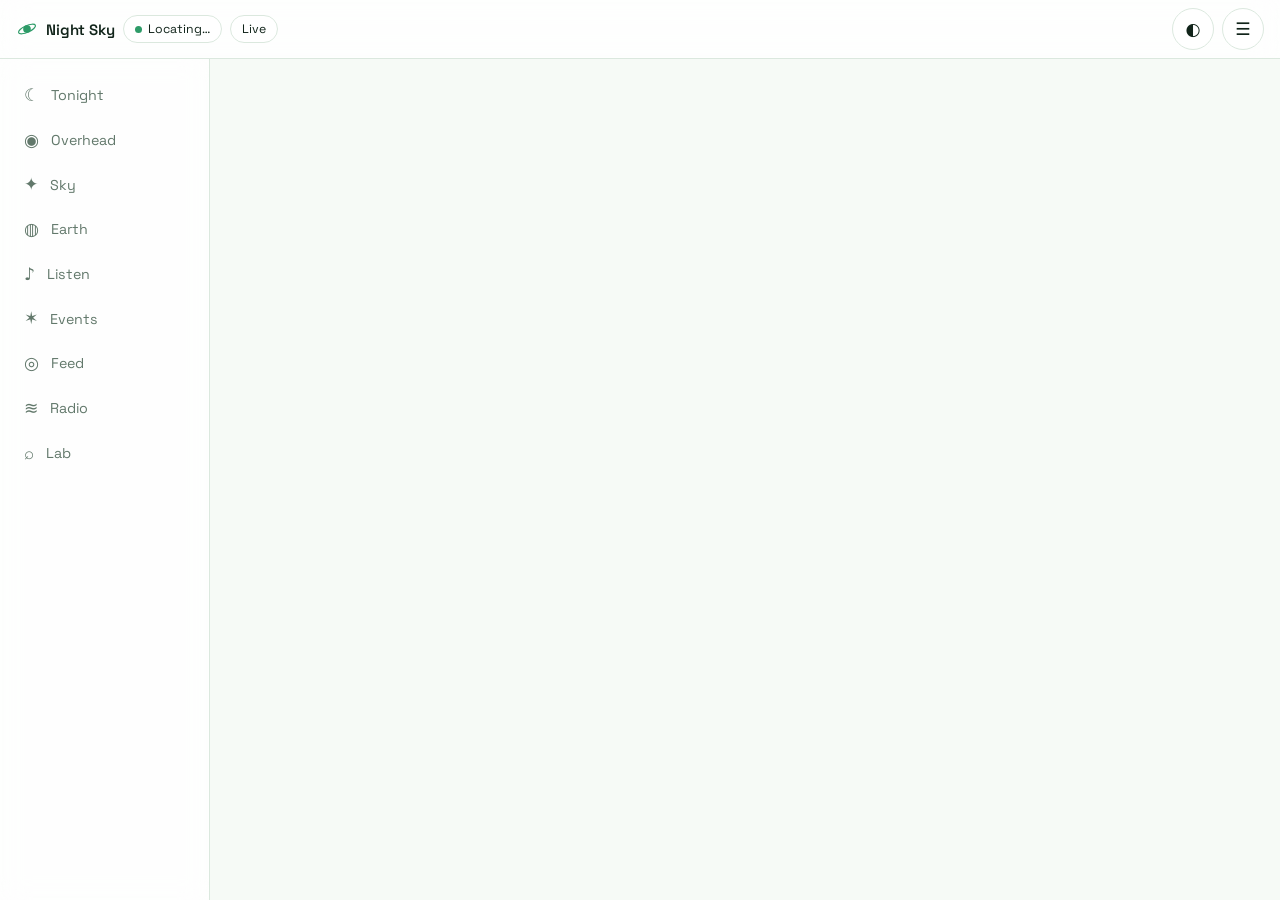
<file: index.html>
<!doctype html>
<html lang="en"><head><meta charset="utf-8">
<meta name="viewport" content="width=device-width, initial-scale=1">
<title>Night Sky</title>
<meta http-equiv="refresh" content="0; url=sky/">
<style>body{margin:0;background:#000;color:#fff;font:18px/1.5 system-ui,sans-serif;display:grid;place-items:center;height:100vh}a{color:#7fd}</style>
</head><body><p>Night Sky has moved. <a href="sky/">Open it here</a>.</p>
<script>
/* Tidy up the old app that lived at this address. */
(async function () {
  try {
    var regs = await navigator.serviceWorker.getRegistrations();
    for (var r of regs) if (new URL(r.scope).pathname === '/Night-sky/') await r.unregister();
    for (var k of await caches.keys()) if (k.indexOf('nightsky-') === 0) await caches.delete(k);
  } catch (e) {}
  location.replace('sky/');
})();
</script></body></html>
</file>
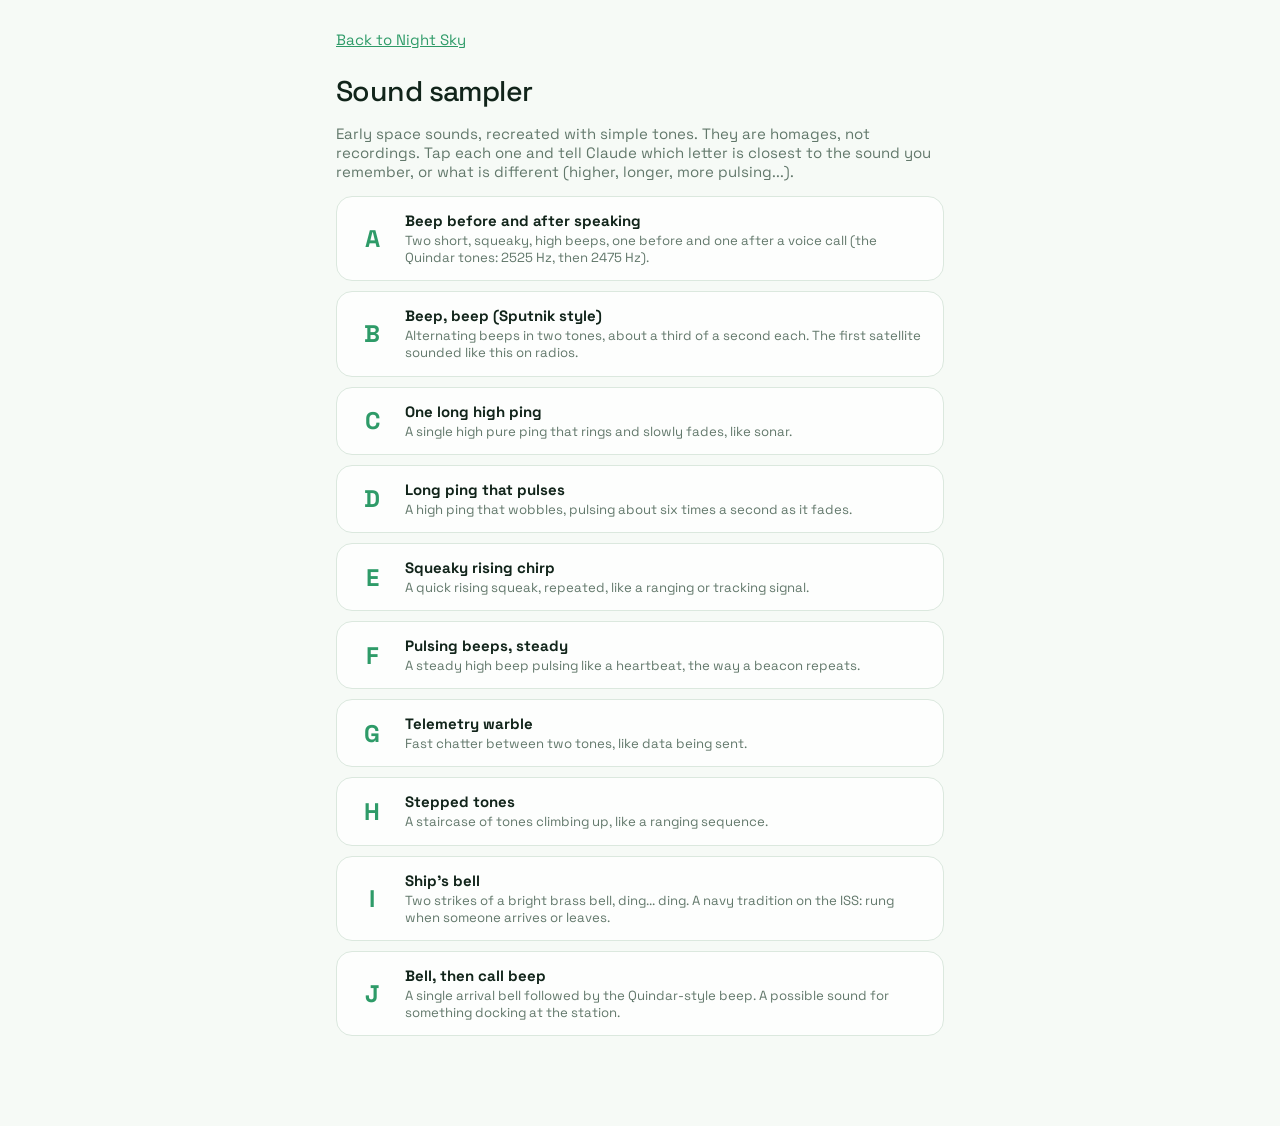
<file: sky/tools/sound-sampler.html>
<!doctype html>
<html lang="en" data-theme="stargazer">
<head>
<meta charset="utf-8">
<meta name="viewport" content="width=device-width, initial-scale=1">
<title>Night Sky sound sampler</title>
<link rel="stylesheet" href="../css/app.css">
<style>
  html, body { height: auto !important; overflow: auto !important; }
  body { padding: 16px 16px 80px; max-width: 640px; margin: 0 auto; }
  h1 { margin: 6px 0 4px; }
  .back { display: inline-block; margin: 4px 0 8px; padding: 10px 0; color: var(--accent); text-decoration: underline; }
  .snd { display: flex; align-items: center; gap: 14px; width: 100%; text-align: left; margin: 10px 0; padding: 14px 16px; min-height: 64px; border: 1px solid var(--line); border-radius: 16px; background: var(--surface); color: var(--text); font: inherit; cursor: pointer; }
  .snd b { font-size: 1.6rem; min-width: 1.6em; text-align: center; color: var(--accent); }
  .snd span { display: flex; flex-direction: column; gap: 2px; } .snd small { color: var(--muted); font-size: .88rem; line-height: 1.3; }
  .snd.on { background: var(--accent); color: var(--accent-ink); } .snd.on b, .snd.on small { color: var(--accent-ink); }
</style>
</head>
<body>
<a class="back" href="../index.html#listen">Back to Night Sky</a>
<h1>Sound sampler</h1>
<p class="muted">Early space sounds, recreated with simple tones. They are homages, not recordings. Tap each one and tell Claude which letter is closest to the sound you remember, or what is different (higher, longer, more pulsing...).</p>
<div id="list"></div>
<script>
const AC = window.AudioContext || window.webkitAudioContext; let ctx = null;
const wait = ms => new Promise(r => setTimeout(r, ms));
function tone(t, hz, len, o = {}) { // sine with attack/decay, optional glide, tremolo, echo
  const osc = ctx.createOscillator(), g = ctx.createGain(); osc.type = o.type || 'sine'; osc.frequency.setValueAtTime(o.from || hz, t); if (o.from) osc.frequency.exponentialRampToValueAtTime(hz, t + (o.glide || len));
  const a = o.attack ?? .01, v = o.vol ?? .3; g.gain.setValueAtTime(0, t); g.gain.linearRampToValueAtTime(v, t + a); if (o.hold) g.gain.setValueAtTime(v, t + len - (o.rel ?? .02)); g.gain.exponentialRampToValueAtTime(.0001, t + len);
  let out = g; if (o.trem) { const l = ctx.createOscillator(), lg = ctx.createGain(), tg = ctx.createGain(); tg.gain.value = 1 - o.depth / 2 || .5; l.frequency.value = o.trem; lg.gain.value = (o.depth ?? 1) / 2; l.connect(lg); lg.connect(tg.gain); g.connect(tg); out = tg; l.start(t); l.stop(t + len + .1); }
  osc.connect(g); out.connect(ctx.destination);
  if (o.echo) { const d = ctx.createDelay(1), fb = ctx.createGain(), wet = ctx.createGain(); d.delayTime.value = o.echo; fb.gain.value = .45; wet.gain.value = .5; out.connect(d); d.connect(fb); fb.connect(d); d.connect(wet); wet.connect(ctx.destination); }
  osc.start(t); osc.stop(t + len + .1);
}
function shipBell(t, hz = 880, vol = .28) { // struck bell: two partials plus a bright FM strike that dies away quickly
  const car = ctx.createOscillator(), mod = ctx.createOscillator(), mg = ctx.createGain(), g = ctx.createGain(), car2 = ctx.createOscillator(), g2 = ctx.createGain();
  car.frequency.value = hz; mod.frequency.value = hz * 1.41; mg.gain.setValueAtTime(hz * 1.6, t); mg.gain.exponentialRampToValueAtTime(hz * .02, t + 1.2); mod.connect(mg); mg.connect(car.frequency);
  car2.frequency.value = hz * 2.76; g2.gain.setValueAtTime(vol * .35, t); g2.gain.exponentialRampToValueAtTime(.0001, t + 1.1); car2.connect(g2); g2.connect(ctx.destination);
  g.gain.setValueAtTime(0, t); g.gain.linearRampToValueAtTime(vol, t + .004); g.gain.exponentialRampToValueAtTime(.0001, t + 3); car.connect(g); g.connect(ctx.destination);
  [car, mod, car2].forEach(o => { o.start(t); o.stop(t + 3.2); });
}
const SOUNDS = [
  ['A', 'Beep before and after speaking', 'Two short, squeaky, high beeps, one before and one after a voice call (the Quindar tones: 2525 Hz, then 2475 Hz).', t => { tone(t, 2525, .25, { hold: true, vol: .22 }); tone(t + 1.3, 2475, .25, { hold: true, vol: .22 }); }, 2.1],
  ['B', 'Beep, beep (Sputnik style)', 'Alternating beeps in two tones, about a third of a second each. The first satellite sounded like this on radios.', t => { for (let i = 0; i < 6; i++) tone(t + i * .55, i % 2 ? 1900 : 1300, .33, { hold: true, vol: .25 }); }, 3.6],
  ['C', 'One long high ping', 'A single high pure ping that rings and slowly fades, like sonar.', t => tone(t, 1800, 3.2, { from: 1830, glide: .2, vol: .3, echo: .35 }), 3.8],
  ['D', 'Long ping that pulses', 'A high ping that wobbles, pulsing about six times a second as it fades.', t => tone(t, 1500, 3.4, { trem: 6, depth: .9, vol: .32, echo: .3 }), 4],
  ['E', 'Squeaky rising chirp', 'A quick rising squeak, repeated, like a ranging or tracking signal.', t => { for (let i = 0; i < 4; i++) tone(t + i * .9, 2600, .55, { from: 800, glide: .5, vol: .22 }); }, 4],
  ['F', 'Pulsing beeps, steady', 'A steady high beep pulsing like a heartbeat, the way a beacon repeats.', t => { for (let i = 0; i < 8; i++) tone(t + i * .5, 2200, .22, { hold: true, vol: .22 }); }, 4.3],
  ['G', 'Telemetry warble', 'Fast chatter between two tones, like data being sent.', t => { for (let i = 0; i < 40; i++) tone(t + i * .05, i % 3 ? 1200 : 2200, .045, { hold: true, vol: .15, attack: .004, rel: .005 }); }, 2.4],
  ['H', 'Stepped tones', 'A staircase of tones climbing up, like a ranging sequence.', t => { [700, 900, 1150, 1450, 1850, 2350].forEach((f, i) => tone(t + i * .22, f, .2, { hold: true, vol: .22 })); }, 1.8],
  ['I', "Ship's bell", 'Two strikes of a bright brass bell, ding... ding. A navy tradition on the ISS: rung when someone arrives or leaves.', t => { shipBell(t); shipBell(t + 1.5); }, 4.8],
  ['J', 'Bell, then call beep', 'A single arrival bell followed by the Quindar-style beep. A possible sound for something docking at the station.', t => { shipBell(t, 740); tone(t + 1.6, 2525, .25, { hold: true, vol: .22 }); }, 3],
];
const list = document.getElementById('list');
for (const [k, title, desc, fn, dur] of SOUNDS) {
  const b = document.createElement('button'); b.className = 'snd'; b.innerHTML = `<b>${k}</b><span><strong>${title}</strong><small>${desc}</small></span>`;
  b.onclick = async () => { ctx ||= new AC(); await ctx.resume(); document.querySelectorAll('.snd').forEach(x => x.classList.remove('on')); b.classList.add('on'); fn(ctx.currentTime + .05); setTimeout(() => b.classList.remove('on'), dur * 1000); };
  list.appendChild(b);
}
try { const t = JSON.parse(localStorage.getItem('ns:theme')); if (t) document.documentElement.dataset.theme = t; } catch {}
</script>
</body>
</html>
</file>
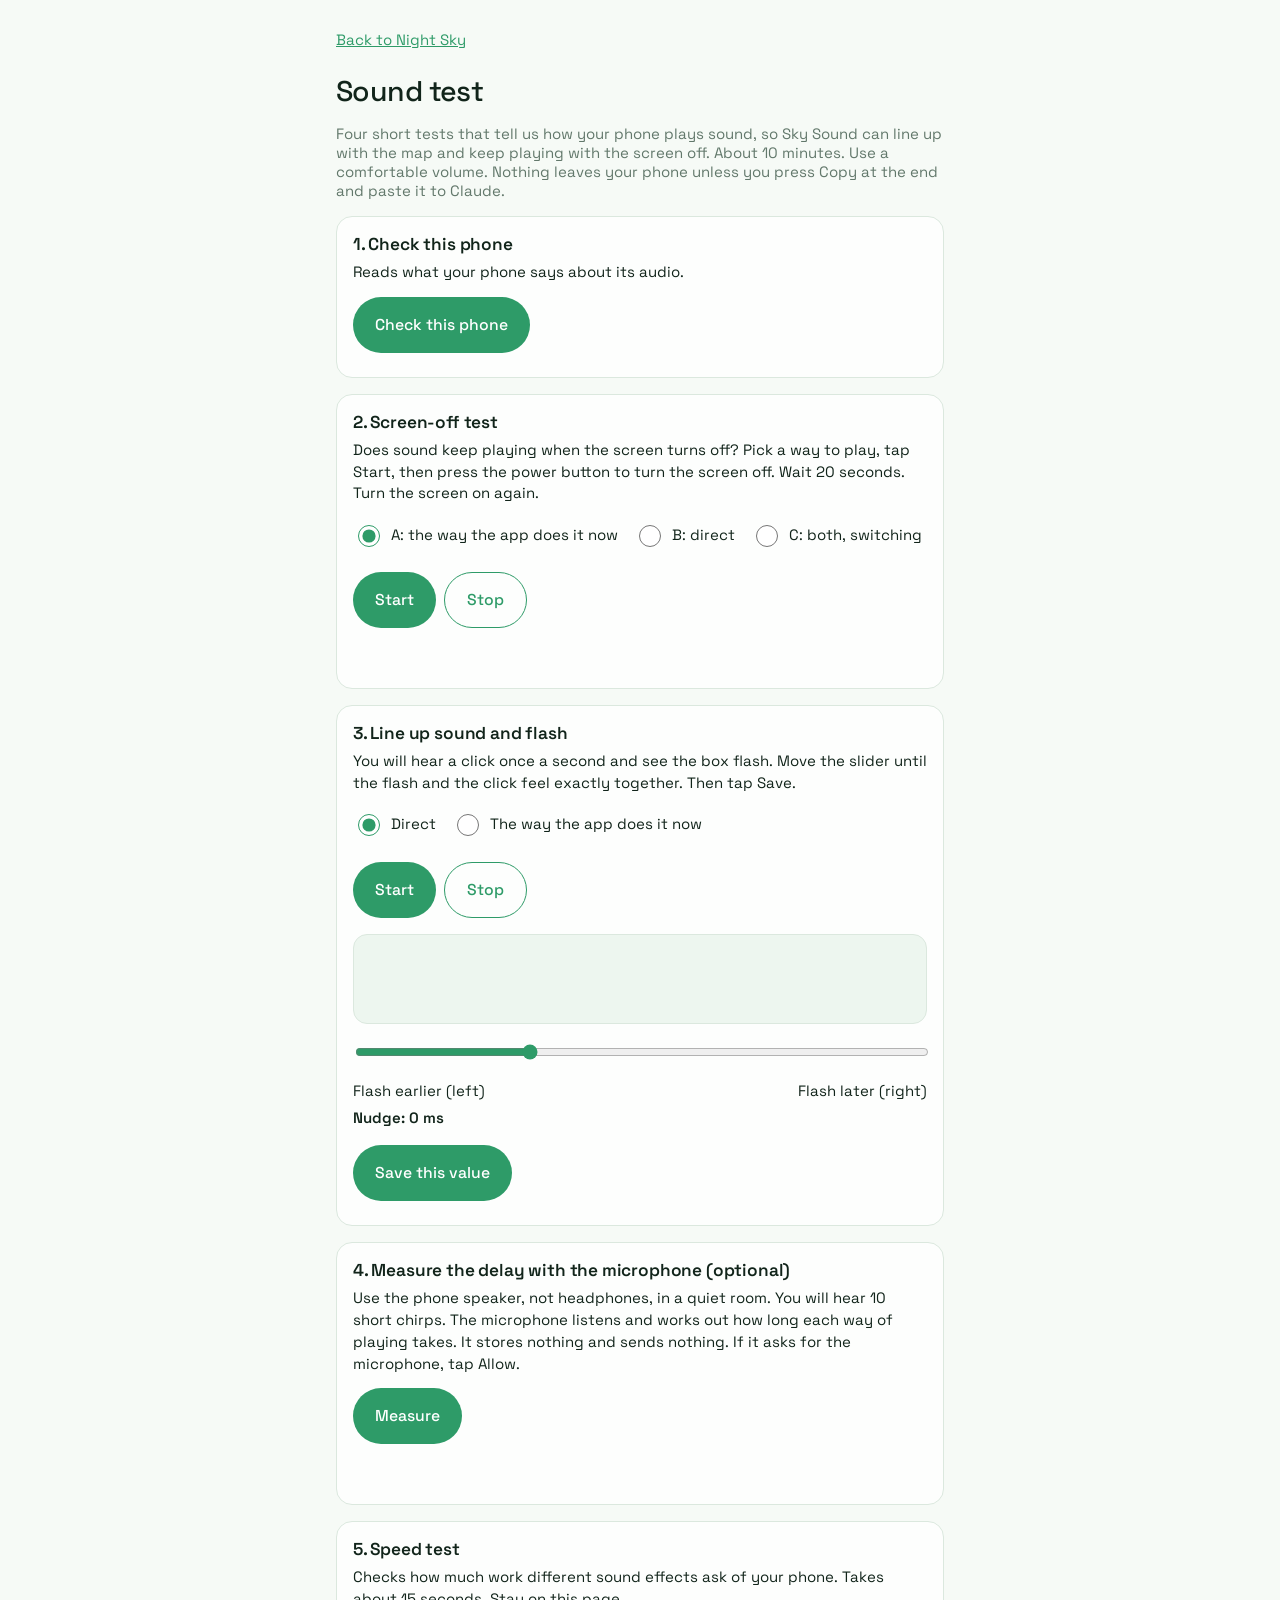
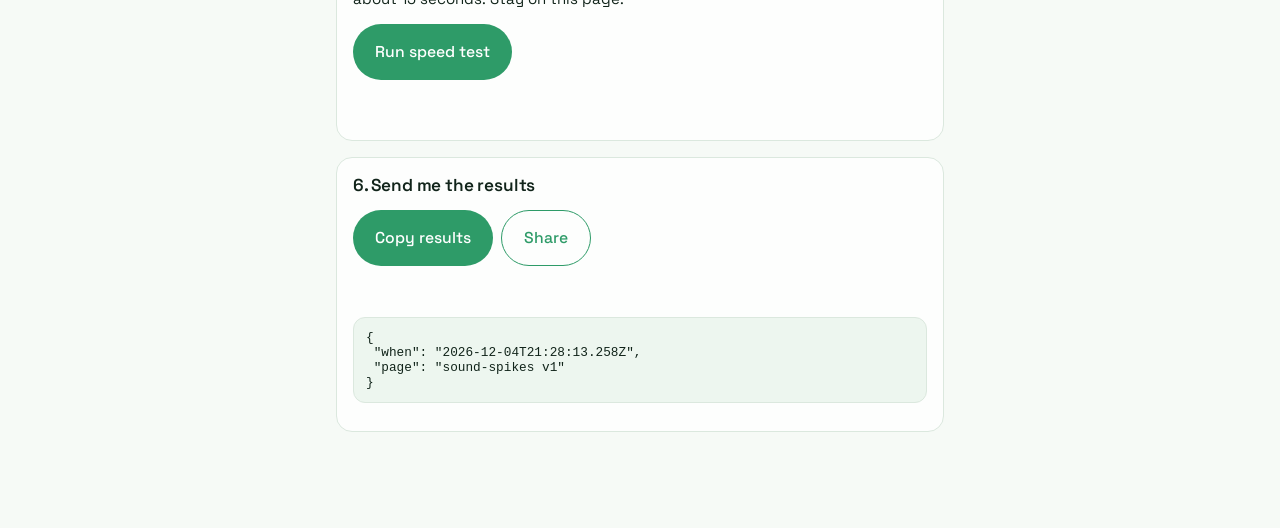
<file: sky/tools/sound-spikes.html>
<!doctype html>
<html lang="en" data-theme="stargazer">
<head>
<meta charset="utf-8">
<meta name="viewport" content="width=device-width, initial-scale=1">
<title>Night Sky sound test</title>
<link rel="stylesheet" href="../css/app.css">
<style>
  html, body { height: auto !important; overflow: auto !important; }
  body { padding: 16px 16px 80px; max-width: 640px; margin: 0 auto; }
  h1 { margin: 6px 0 4px; } h2 { margin: 0 0 6px; font-size: 1.15rem; }
  .step { margin: 16px 0; padding: 16px; border: 1px solid var(--line); border-radius: 16px; background: var(--surface); }
  .step p { margin: 6px 0; line-height: 1.45; }
  .big { min-height: 56px; font-size: 1.05rem; padding: 12px 22px; margin: 8px 8px 8px 0; }
  .row { display: flex; flex-wrap: wrap; gap: 8px 16px; align-items: center; margin: 8px 0; }
  .row label { display: flex; align-items: center; gap: 8px; min-height: 44px; font-size: 1rem; }
  .row input[type=radio] { width: 22px; height: 22px; }
  .status { min-height: 1.6em; font-weight: 600; margin: 6px 0; }
  .flash { width: 100%; height: 90px; border-radius: 14px; background: var(--surface-2); border: 1px solid var(--line); margin: 8px 0; transition: background .04s; }
  .flash.on { background: var(--accent); }
  input[type=range] { width: 100%; height: 36px; accent-color: var(--accent); }
  pre { white-space: pre-wrap; word-break: break-word; padding: 12px; border-radius: 12px; background: var(--surface-2); border: 1px solid var(--line); font-size: .85rem; max-height: 340px; overflow: auto; }
  .back { display: inline-block; margin: 4px 0 8px; padding: 10px 0; color: var(--accent); text-decoration: underline; font-size: 1rem; }
  .ok { color: var(--good); } .no { color: var(--bad); }
</style>
</head>
<body>
<a class="back" href="../index.html#listen">Back to Night Sky</a>
<h1>Sound test</h1>
<p class="muted">Four short tests that tell us how your phone plays sound, so Sky Sound can line up with the map and keep playing with the screen off. About 10 minutes. Use a comfortable volume. Nothing leaves your phone unless you press Copy at the end and paste it to Claude.</p>

<section class="step" id="s1">
  <h2>1. Check this phone</h2>
  <p>Reads what your phone says about its audio.</p>
  <button class="btn big" id="b1">Check this phone</button>
  <pre id="o1" hidden></pre>
</section>

<section class="step" id="s2">
  <h2>2. Screen-off test</h2>
  <p>Does sound keep playing when the screen turns off? Pick a way to play, tap Start, then press the power button to turn the screen off. Wait 20 seconds. Turn the screen on again.</p>
  <div class="row" id="routes2">
    <label><input type="radio" name="r2" value="stream" checked> A: the way the app does it now</label>
    <label><input type="radio" name="r2" value="direct"> B: direct</label>
    <label><input type="radio" name="r2" value="dual"> C: both, switching</label>
  </div>
  <button class="btn big" id="b2">Start</button><button class="btn ghost big" id="b2stop">Stop</button>
  <p class="status" id="st2"></p>
  <div id="ask2" hidden>
    <p>Did you hear the beeps while the screen was off?</p>
    <button class="btn big" data-heard="yes">Yes</button><button class="btn ghost big" data-heard="no">No</button><button class="btn ghost big" data-heard="unsure">Not sure</button>
  </div>
</section>

<section class="step" id="s3">
  <h2>3. Line up sound and flash</h2>
  <p>You will hear a click once a second and see the box flash. Move the slider until the flash and the click feel exactly together. Then tap Save.</p>
  <div class="row">
    <label><input type="radio" name="r3" value="direct" checked> Direct</label>
    <label><input type="radio" name="r3" value="stream"> The way the app does it now</label>
  </div>
  <button class="btn big" id="b3">Start</button><button class="btn ghost big" id="b3stop">Stop</button>
  <div class="flash" id="flash3"></div>
  <input type="range" id="sl3" min="-150" max="350" step="5" value="0" aria-label="Sync nudge">
  <p>Flash earlier (left) <span style="float:right">Flash later (right)</span></p>
  <p class="status" id="st3">Nudge: 0 ms</p>
  <button class="btn big" id="b3save">Save this value</button>
</section>

<section class="step" id="s4">
  <h2>4. Measure the delay with the microphone (optional)</h2>
  <p>Use the phone speaker, not headphones, in a quiet room. You will hear 10 short chirps. The microphone listens and works out how long each way of playing takes. It stores nothing and sends nothing. If it asks for the microphone, tap Allow.</p>
  <button class="btn big" id="b4">Measure</button>
  <p class="status" id="st4"></p>
</section>

<section class="step" id="s5">
  <h2>5. Speed test</h2>
  <p>Checks how much work different sound effects ask of your phone. Takes about 15 seconds. Stay on this page.</p>
  <button class="btn big" id="b5">Run speed test</button>
  <p class="status" id="st5"></p>
</section>

<section class="step" id="s6">
  <h2>6. Send me the results</h2>
  <button class="btn big" id="b6">Copy results</button><button class="btn ghost big" id="b6share">Share</button>
  <p class="status" id="st6"></p>
  <pre id="out"></pre>
</section>

<script type="module">
const $ = s => document.querySelector(s);
try { const t = JSON.parse(localStorage.getItem('ns:theme')); if (t) document.documentElement.dataset.theme = t; } catch {}
const R = { when: new Date().toISOString(), page: 'sound-spikes v1' };
const show = () => { $('#out').textContent = JSON.stringify(R, null, 1); try { localStorage.setItem('ns:spikes', JSON.stringify(R)); } catch {} };
const med = a => { const s = a.slice().sort((x, y) => x - y); return s.length ? s[Math.floor(s.length / 2)] : null; };
const AC = window.AudioContext || window.webkitAudioContext;
const sleep = ms => new Promise(r => setTimeout(r, ms));

// ---------- route builders ----------
function silentEl(ctx, md) { const el = new Audio(); el.srcObject = md.stream; el.playsInline = true; return el; }
function buildRoute(ctx, kind) {
  const src = ctx.createGain(); const r = { src, kind, els: [], cleanup() { try { src.disconnect(); } catch {} r.els.forEach(e => { e.pause(); e.srcObject = null; }); } };
  if (kind === 'direct') { src.connect(ctx.destination); return r; }
  const md = ctx.createMediaStreamDestination(); const el = silentEl(ctx, md); r.els.push(el);
  if (kind === 'stream') { src.connect(md); el.play().catch(() => {}); return r; }
  // dual: audible directly while the screen is on, through the element while hidden (the idea from the spec)
  const direct = ctx.createGain(), viaEl = ctx.createGain(); src.connect(direct); direct.connect(ctx.destination); src.connect(viaEl); viaEl.connect(md); el.play().catch(() => {});
  const setRoute = hidden => { const t = ctx.currentTime; (hidden ? viaEl : direct).gain.setTargetAtTime(1, t, .04); (hidden ? direct : viaEl).gain.setTargetAtTime(0, t, .04); };
  setRoute(document.hidden); r.vis = () => setRoute(document.hidden); document.addEventListener('visibilitychange', r.vis);
  const c = r.cleanup; r.cleanup = () => { document.removeEventListener('visibilitychange', r.vis); c(); };
  return r;
}
function beep(ctx, route, at, hz = 880, len = .09, vol = .35) { const o = ctx.createOscillator(), g = ctx.createGain(); o.frequency.value = hz; g.gain.setValueAtTime(0, at); g.gain.linearRampToValueAtTime(vol, at + .005); g.gain.setValueAtTime(vol, at + len - .02); g.gain.linearRampToValueAtTime(0, at + len); o.connect(g); g.connect(route.src); o.start(at); o.stop(at + len + .02); }
async function newCtx() { const ctx = new AC({ latencyHint: 'playback' }); await ctx.resume(); return ctx; }

// ---------- 1. info ----------
$('#b1').onclick = async () => {
  const ctx = await newCtx(); await sleep(400); const ts = ctx.getOutputTimestamp ? ctx.getOutputTimestamp() : null; let model = null;
  try { model = (await navigator.userAgentData?.getHighEntropyValues(['model', 'platformVersion']))?.model; } catch {}
  const info = { model, ua: navigator.userAgent, sampleRate: ctx.sampleRate, baseLatencyMs: Math.round((ctx.baseLatency || 0) * 1000), outputLatencyMs: Math.round((ctx.outputLatency || 0) * 1000), hasGetOutputTimestamp: !!ctx.getOutputTimestamp, outputTimestamp: ts && { contextTime: +ts.contextTime.toFixed(3), performanceTime: Math.round(ts.performanceTime) },
    hasAudioWorklet: !!ctx.audioWorklet, hasMediaSession: !!navigator.mediaSession, hasRenderCapacity: !!ctx.renderCapacity, hasPlaybackStats: !!ctx.playbackStats, screen: `${screen.width}x${screen.height} @${devicePixelRatio}`, theme: document.documentElement.dataset.theme };
  try { const b = await navigator.getBattery?.(); if (b) info.battery = Math.round(b.level * 100) + '%' + (b.charging ? ' charging' : ''); } catch {}
  R.info = info; $('#o1').hidden = false; $('#o1').textContent = JSON.stringify(info, null, 1); ctx.close(); show();
};

// ---------- 2. screen-off ----------
let t2 = null;
$('#b2').onclick = async () => {
  if (t2) return; const kind = document.querySelector('input[name=r2]:checked').value, ctx = await newCtx(), route = buildRoute(ctx, kind); let n = 0, next = ctx.currentTime + .3;
  const hz = { stream: 660, direct: 880, dual: 770 }[kind];
  const state = { kind, ctx, route, hiddenAt: null, events: [], timer: setInterval(() => { while (next < ctx.currentTime + 1.5) { beep(ctx, route, next, hz); next += 1; n++; } $('#st2').textContent = `Playing ${kind}. Context: ${ctx.state}. ${Math.round(ctx.currentTime)} s. Now turn the screen off for 20 seconds, then back on.`; }, 250) };
  state.vis = () => { if (document.hidden) state.hiddenAt = { perf: performance.now(), audio: ctx.currentTime, state: ctx.state }; else if (state.hiddenAt) { const h = (performance.now() - state.hiddenAt.perf) / 1000, a = ctx.currentTime - state.hiddenAt.audio; state.events.push({ hiddenSec: +h.toFixed(1), audioAdvancedSec: +a.toFixed(1), stateWhenHidden: state.hiddenAt.state, stateNow: ctx.state }); state.hiddenAt = null; $('#st2').textContent = `Screen was off ${h.toFixed(0)} s. The sound clock ran ${a.toFixed(0)} s (${a > h * .9 ? 'kept running' : 'was paused'}).`; $('#ask2').hidden = false; } };
  document.addEventListener('visibilitychange', state.vis); t2 = state; $('#ask2').hidden = true;
};
const stop2 = () => { if (!t2) return; clearInterval(t2.timer); document.removeEventListener('visibilitychange', t2.vis); t2.route.cleanup(); t2.ctx.close(); (R.screenOff ||= {})[t2.kind] = { ...(R.screenOff[t2.kind] || {}), events: t2.events }; t2 = null; show(); };
$('#b2stop').onclick = stop2;
document.querySelectorAll('[data-heard]').forEach(b => b.onclick = () => { const k = document.querySelector('input[name=r2]:checked').value; (R.screenOff ||= {})[k] = { ...(R.screenOff[k] || {}), heardWithScreenOff: b.dataset.heard, events: t2?.events || R.screenOff?.[k]?.events }; $('#ask2').hidden = true; $('#st2').textContent = 'Saved. You can test another way, or stop.'; show(); });

// ---------- 3. manual sync ----------
let t3 = null, nudge = 0;
$('#sl3').oninput = e => { nudge = +e.target.value; $('#st3').textContent = `Nudge: ${nudge} ms`; };
$('#b3').onclick = async () => {
  if (t3) return; const kind = document.querySelector('input[name=r3]:checked').value, ctx = await newCtx(), route = buildRoute(ctx, kind); let next = ctx.currentTime + .5;
  const timer = setInterval(() => { while (next < ctx.currentTime + 2) { const at = next, ts = ctx.getOutputTimestamp ? ctx.getOutputTimestamp() : { contextTime: ctx.currentTime, performanceTime: performance.now() };
      beep(ctx, route, at, 1000, .03, .5); const due = ts.performanceTime + (at - ts.contextTime) * 1000 + nudge * 1; setTimeout(() => { $('#flash3').classList.add('on'); setTimeout(() => $('#flash3').classList.remove('on'), 90); }, Math.max(0, due - performance.now())); next += 1.2; } }, 200);
  t3 = { kind, ctx, route, timer };
};
$('#b3stop').onclick = () => { if (!t3) return; clearInterval(t3.timer); t3.route.cleanup(); t3.ctx.close(); t3 = null; };
$('#b3save').onclick = () => { const k = document.querySelector('input[name=r3]:checked').value; (R.syncNudgeMs ||= {})[k] = nudge; $('#st3').textContent = `Saved ${nudge} ms for "${k}".`; show(); };

// ---------- 4. microphone measurement ----------
function makeChirp(sr, ms = 40, f0 = 1500, f1 = 4500) { const n = Math.round(sr * ms / 1000), out = new Float32Array(n); for (let i = 0; i < n; i++) { const t = i / sr, T = ms / 1000, ph = 2 * Math.PI * (f0 * t + (f1 - f0) * t * t / (2 * T)); out[i] = Math.sin(ph) * Math.sin(Math.PI * i / n) ** 2; } return out; }
function detectChirp(mic, tpl) {
  const dec = 8, n = mic.length, m = tpl.length; if (n < m * 1.2) return { index: 0, quality: 0 };
  const env = new Float32Array(Math.floor(n / dec)), te = new Float32Array(Math.floor(m / dec));
  for (let k = 0; k < env.length; k++) { let s = 0; for (let j = 0; j < dec; j++) s += Math.abs(mic[k * dec + j]); env[k] = s / dec; }
  for (let k = 0; k < te.length; k++) { let s = 0; for (let j = 0; j < dec; j++) s += Math.abs(tpl[k * dec + j]); te[k] = s / dec; }
  let best = -1, bestV = -1, sum = 0, cnt = 0;
  for (let s = 0; s + te.length <= env.length; s++) { let c = 0; for (let k = 0; k < te.length; k++) c += env[s + k] * te[k]; sum += c; cnt++; if (c > bestV) { bestV = c; best = s; } }
  let ref = best * dec, refV = -1;
  for (let s = Math.max(0, best * dec - dec * 2); s <= Math.min(n - m, best * dec + dec * 2); s++) { let c = 0; for (let k = 0; k < m; k++) c += mic[s + k] * tpl[k]; if (c > refV) { refV = c; ref = s; } }
  return { index: ref, quality: bestV / ((sum / cnt) + 1e-9) };
}
$('#b4').onclick = async () => {
  const st = $('#st4'); st.textContent = 'Asking for the microphone...';
  let mic; try { mic = await navigator.mediaDevices.getUserMedia({ audio: { echoCancellation: false, noiseSuppression: false, autoGainControl: false } }); } catch (e) { st.textContent = 'Microphone not allowed. That is fine, skip this test.'; R.mic = { error: String(e.name || e) }; show(); return; }
  const ctx = await newCtx(), sr = ctx.sampleRate; const tpl = makeChirp(sr);
  const code = `class Rec extends AudioWorkletProcessor { process(i){ const c=i[0][0]; if(c) this.port.postMessage({f:currentFrame,d:c.slice()}); return true; } } registerProcessor('rec', Rec);`;
  const url = URL.createObjectURL(new Blob([code], { type: 'text/javascript' })); await ctx.audioWorklet.addModule(url);
  const chunks = []; const node = new AudioWorkletNode(ctx, 'rec', { numberOfOutputs: 1, outputChannelCount: [1] }); node.port.onmessage = e => chunks.push(e.data);
  const ms = ctx.createMediaStreamSource(mic), mute = ctx.createGain(); mute.gain.value = 0; ms.connect(node); node.connect(mute); mute.connect(ctx.destination);
  const routes = { direct: buildRoute(ctx, 'direct'), stream: buildRoute(ctx, 'stream') }; const buf = ctx.createBuffer(1, tpl.length, sr); buf.copyToChannel(tpl, 0);
  const plan = []; const t0 = ctx.currentTime + 1.2;
  for (let k = 0; k < 10; k++) { const kind = k % 2 ? 'stream' : 'direct', at = t0 + k * 1.0, s = ctx.createBufferSource(); s.buffer = buf; const g = ctx.createGain(); g.gain.value = .9; s.connect(g); g.connect(routes[kind].src); s.start(at); plan.push({ kind, at }); }
  st.textContent = 'Listening to 10 chirps. Keep quiet...'; await sleep(1200 + 10 * 1000 + 1500);
  node.disconnect(); mic.getTracks().forEach(t => t.stop());
  const first = chunks.length ? chunks[0].f : 0, last = chunks.length ? chunks[chunks.length - 1].f + 128 : 0, rec = new Float32Array(last - first); for (const c of chunks) rec.set(c.d, c.f - first);
  const inLat = (mic.getAudioTracks()[0]?.getSettings?.().latency ?? .02) * 1000, loops = { direct: [], stream: [] }, qs = { direct: [], stream: [] };
  for (const p of plan) { const a = Math.max(0, Math.round(p.at * sr) - first - Math.round(.05 * sr)), seg = rec.subarray(a, Math.min(rec.length, a + Math.round(.9 * sr))), d = detectChirp(seg, tpl); qs[p.kind].push(+d.quality.toFixed(1)); if (d.quality > 3) loops[p.kind].push(((first + a + d.index) / sr - p.at) * 1000); }
  const md = { direct: med(loops.direct), stream: med(loops.stream) }, extra = md.direct != null && md.stream != null ? md.stream - md.direct : null;
  R.mic = { sampleRate: sr, inputLatencyMs: Math.round(inLat), loopMs: { direct: md.direct && Math.round(md.direct), stream: md.stream && Math.round(md.stream) }, extraDelayOfAppRouteMs: extra != null ? Math.round(extra) : null, accepted: { direct: loops.direct.length, stream: loops.stream.length }, quality: qs };
  Object.values(routes).forEach(r => r.cleanup()); ctx.close(); URL.revokeObjectURL(url); show();
  st.textContent = extra != null ? `The way the app plays now adds about ${Math.round(extra)} ms more than playing directly.` : 'Could not hear the chirps well enough. Turn the volume up, use the speaker in a quiet room, and try again.';
};

// ---------- 5. speed test ----------
function irBuf(ctx, secs) { const n = Math.floor(ctx.sampleRate * secs), b = ctx.createBuffer(2, n, ctx.sampleRate); for (let c = 0; c < 2; c++) { const d = b.getChannelData(c); let lp = 0; for (let i = 0; i < n; i++) { lp += (Math.random() * 2 - 1 - lp) * .35; d[i] = lp * Math.pow(1 - i / n, 2.6); } } return b; }
async function bench(label, { voices = 8, irSecs = 0, hrtf = 0 }) {
  const SR = 48000, SEC = 8, ctx = new OfflineAudioContext(2, SR * SEC, SR), master = ctx.createGain(); master.gain.value = .2; master.connect(ctx.destination);
  let fx = null; if (irSecs) { fx = ctx.createGain(); const cv = ctx.createConvolver(); cv.buffer = irBuf(ctx, irSecs); fx.connect(cv); cv.connect(master); }
  for (let i = 0; i < voices; i++) { const o = ctx.createOscillator(), f = ctx.createBiquadFilter(), g = ctx.createGain(); o.type = i % 2 ? 'sawtooth' : 'triangle'; o.frequency.value = 110 * (1 + i * .37); f.type = 'lowpass'; f.frequency.value = 900; g.gain.value = .1; o.connect(f); f.connect(g);
    if (i < hrtf) { const p = ctx.createPanner(); p.panningModel = 'HRTF'; p.positionX.value = Math.sin(i); p.positionZ.value = -Math.cos(i); g.connect(p); p.connect(master); } else g.connect(master); if (fx) g.connect(fx); o.start(); }
  const t = performance.now(); await ctx.startRendering(); const sec = (performance.now() - t) / 1000; return { label, audioSec: SEC, realSec: +sec.toFixed(2), speedX: +(SEC / sec).toFixed(1) };
}
$('#b5').onclick = async () => {
  const st = $('#st5'), out = []; for (const [label, o] of [['8 voices, no reverb', { voices: 8 }], ['8 voices + reverb 3.2 s', { voices: 8, irSecs: 3.2 }], ['8 voices + reverb 1.8 s', { voices: 8, irSecs: 1.8 }], ['8 voices + reverb 1.8 s + 4 headphone-3D', { voices: 8, irSecs: 1.8, hrtf: 4 }], ['24 voices + reverb 1.8 s', { voices: 24, irSecs: 1.8 }]]) { st.textContent = 'Running: ' + label + '...'; await sleep(50); out.push(await bench(label, o)); }
  R.speed = out; show(); st.textContent = 'Done. Higher "speedX" is better (more than 10 is comfortable).';
};

// ---------- 6. share ----------
$('#b6').onclick = async () => { try { await navigator.clipboard.writeText(JSON.stringify(R)); $('#st6').textContent = 'Copied. Paste it into the chat with Claude.'; } catch { $('#st6').textContent = 'Could not copy. Select the text below and copy it yourself.'; } };
$('#b6share').onclick = async () => { try { await navigator.share({ title: 'Night Sky sound test', text: JSON.stringify(R) }); } catch { $('#st6').textContent = 'Share was cancelled or is not available.'; } };
show();
</script>
</body>
</html>
</file>
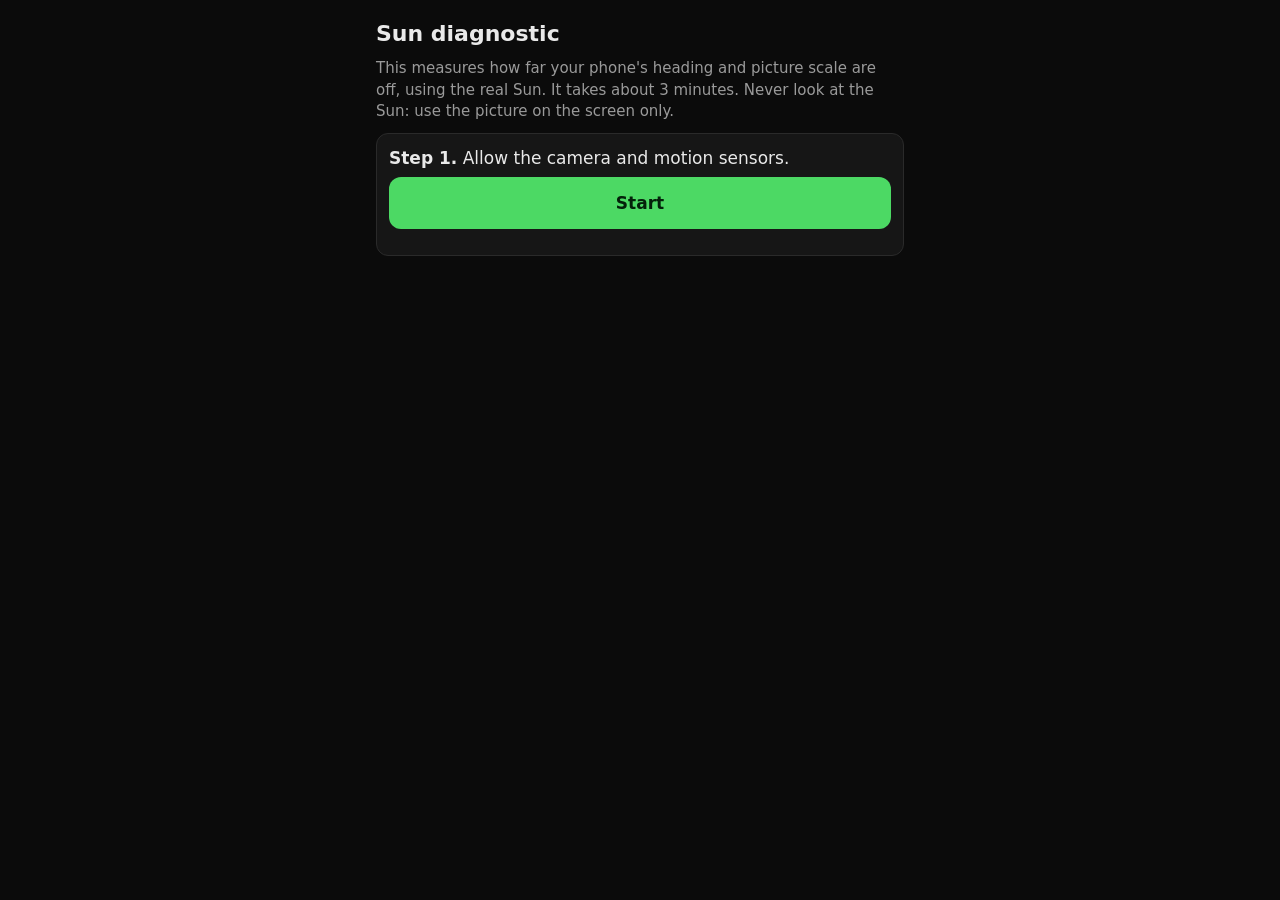
<file: sky/tools/sun-diagnostic.html>
<!doctype html>
<html lang="en"><head><meta charset="utf-8"><meta name="viewport" content="width=device-width,initial-scale=1">
<title>Night Sky: Sun diagnostic</title>
<style>
:root{--bg:#0b0b0b;--fg:#e9e9e9;--mut:#9a9a9a;--ac:#4cd964;--card:#161616;--line:#2a2a2a}
*{box-sizing:border-box}body{margin:0;background:var(--bg);color:var(--fg);font:17px/1.45 system-ui,sans-serif;padding:14px 16px 40px;max-width:560px;margin-inline:auto}
h1{font-size:22px;margin:4px 0 2px}p{margin:8px 0}.mut{color:var(--mut);font-size:15px}
button{font:inherit;font-weight:600;background:var(--ac);color:#04210a;border:0;border-radius:12px;padding:14px 16px;width:100%;margin:6px 0;min-height:52px}
button.alt{background:var(--card);color:var(--fg);border:1px solid var(--line)}button:disabled{opacity:.4}
.card{background:var(--card);border:1px solid var(--line);border-radius:12px;padding:12px;margin:10px 0}
.stage{position:relative;border-radius:12px;overflow:hidden;background:#000;aspect-ratio:3/4}
video{width:100%;height:100%;object-fit:cover;display:block}
.cross{position:absolute;inset:0;pointer-events:none}.cross:before,.cross:after{content:"";position:absolute;background:#ff5a4d}
.cross:before{left:50%;top:calc(50% - 22px);width:2px;height:44px;margin-left:-1px}.cross:after{top:50%;left:calc(50% - 22px);height:2px;width:44px;margin-top:-1px}
#dot{position:absolute;width:26px;height:26px;border:3px solid #ffd400;border-radius:50%;margin:-13px 0 0 -13px;display:none}
table{width:100%;border-collapse:collapse;font-variant-numeric:tabular-nums}td{padding:3px 0;border-bottom:1px solid var(--line)}td:last-child{text-align:right}
.ok{color:var(--ac)}
</style></head><body>
<h1>Sun diagnostic</h1>
<p class="mut">This measures how far your phone's heading and picture scale are off, using the real Sun. It takes about 3 minutes. Never look at the Sun: use the picture on the screen only.</p>

<div class="card"><b>Step 1.</b> Allow the camera and motion sensors.
<button id="go">Start</button><p class="mut" id="msg"></p></div>

<div class="stage" id="stage" hidden><video id="v" playsinline muted></video><div class="cross"></div><div id="dot"></div></div>

<div class="card" id="live" hidden>
<table>
<tr><td>Compass heading (magnetic sensor)</td><td id="hAbs">-</td></tr>
<tr><td>Gyroscope heading (steady sensor)</td><td id="hRel">-</td></tr>
<tr><td>Phone tilt up</td><td id="tilt">-</td></tr>
<tr><td>Real Sun is at</td><td id="sunAt">-</td></tr>
<tr><td>Sun seen in the picture</td><td id="seen">-</td></tr>
</table></div>

<div class="card" id="steps" hidden>
<b>Step 2.</b> Point the camera so the Sun glare is in the picture (a yellow ring will mark it). Hold still and tap Mark.
<button id="mark" disabled>Mark this spot</button>
<p class="mut">Do it at least 5 times. Between marks, <b>turn your body</b> so the Sun sits somewhere different in the picture: left edge, right edge, top, centre, then a different tilt. Marks so far: <b id="n">0</b></p>
<b>Step 3 (optional).</b> Slowly sweep the camera left and right across the Sun for about 15 seconds.
<button class="alt" id="sweep">Record a sweep</button>
</div>

<div class="card" id="out" hidden>
<b>Step 4.</b> Send me the results.
<button id="copy">Copy results</button><p class="mut" id="cmsg">Then paste them into the chat with Claude.</p>
</div>

<script>
const D2R=Math.PI/180,R2D=180/Math.PI,$=id=>document.getElementById(id);
const R={page:'sun-diagnostic v1',when:new Date().toISOString(),ua:navigator.userAgent,marks:[],sweep:[]};
let loc={lat:43.2557,lon:-79.8711,src:'default Hamilton'};
const wrap=a=>((a%360)+540)%360-180, nrm=a=>((a%360)+360)%360;
// low-precision solar position (error well under 0.1 degree)
function sun(t,lat,lon){const d=t/864e5-10957.5, g=(357.529+.98560028*d)*D2R, q=280.459+.98564736*d, L=(q+1.915*Math.sin(g)+.02*Math.sin(2*g))*D2R,
 e=(23.439-4e-7*d)*D2R, ra=Math.atan2(Math.cos(e)*Math.sin(L),Math.cos(L)), dec=Math.asin(Math.sin(e)*Math.sin(L)),
 gmst=(280.46061837+360.98564736629*d)*D2R, H=gmst+lon*D2R-ra, p=lat*D2R;
 const alt=Math.asin(Math.sin(p)*Math.sin(dec)+Math.cos(p)*Math.cos(dec)*Math.cos(H));
 const az=Math.atan2(-Math.cos(dec)*Math.sin(H),Math.sin(dec)*Math.cos(p)-Math.cos(dec)*Math.cos(H)*Math.sin(p));
 return{az:nrm(az*R2D),alt:alt*R2D}}
// W3C alpha/beta/gamma -> direction the back camera looks (east,north,up) and its compass azimuth / tilt
function look(a,b,g){a*=D2R;b*=D2R;g*=D2R;const cA=Math.cos(a),sA=Math.sin(a),cB=Math.cos(b),sB=Math.sin(b),cG=Math.cos(g),sG=Math.sin(g);
 const z=[cA*sG+sA*sB*cG,sA*sG-cA*sB*cG,cB*cG];const f=[-z[0],-z[1],-z[2]];return{az:nrm(Math.atan2(f[0],f[1])*R2D),alt:Math.asin(Math.max(-1,Math.min(1,f[2])))*R2D}}
const S={abs:null,rel:null};let relAx=null;
function ev(k){return e=>{if(e.alpha==null)return;S[k]={alpha:e.alpha,beta:e.beta,gamma:e.gamma,t:Date.now(),look:look(e.alpha,e.beta,e.gamma)}}}
let blob=null,sunNow=null,vw=0,vh=0,cv=document.createElement('canvas');
function detect(){const v=$('v');if(!v.videoWidth)return null;vw=v.videoWidth;vh=v.videoHeight;const w=96,h=Math.round(w*vh/vw);cv.width=w;cv.height=h;
 const c=cv.getContext('2d',{willReadFrequently:true});c.drawImage(v,0,0,w,h);const px=c.getImageData(0,0,w,h).data;let pk=0;const L=new Float32Array(w*h);
 for(let i=0;i<w*h;i++){const l=.299*px[i*4]+.587*px[i*4+1]+.114*px[i*4+2];L[i]=l;if(l>pk)pk=l}
 if(pk<235)return null;const thr=pk-14,seen=new Uint8Array(w*h);let best=null;
 for(let s=0;s<w*h;s++){if(seen[s]||L[s]<thr)continue;let sx=0,sy=0,n=0;const st=[s];seen[s]=1;while(st.length){const p=st.pop(),x=p%w,y=(p/w)|0;sx+=x;sy+=y;n++;
  for(const q of[x>0?p-1:-1,x<w-1?p+1:-1,y>0?p-w:-1,y<h-1?p+w:-1])if(q>=0&&!seen[q]&&L[q]>=thr){seen[q]=1;st.push(q)}}
  if(n>=6&&(!best||n>best.area))best={fx:sx/n/w,fy:sy/n/h,area:n}}
 return best}
// where the blob sits on screen (the video is drawn cover-fit in the stage box)
function onScreen(b){const st=$('stage').getBoundingClientRect(),k=Math.max(st.width/vw,st.height/vh),dx=(st.width-vw*k)/2,dy=(st.height-vh*k)/2;
 return{x:dx+b.fx*vw*k,y:dy+b.fy*vh*k,W:st.width,H:st.height}}
function snap(){const t=Date.now(),sp=sun(t,loc.lat,loc.lon);return{t,sun:{az:+sp.az.toFixed(2),alt:+sp.alt.toFixed(2)},abs:S.abs&&{az:+S.abs.look.az.toFixed(2),alt:+S.abs.look.alt.toFixed(2),a:+S.abs.alpha.toFixed(1),b:+S.abs.beta.toFixed(1),g:+S.abs.gamma.toFixed(1)},
 rel:S.rel&&{az:+S.rel.look.az.toFixed(2),alt:+S.rel.look.alt.toFixed(2),a:+S.rel.alpha.toFixed(1),b:+S.rel.beta.toFixed(1),g:+S.rel.gamma.toFixed(1)},
 blob:blob&&{fx:+blob.fx.toFixed(4),fy:+blob.fy.toFixed(4),area:blob.area},video:[vw,vh]}}
function tick(){const t=Date.now(),sp=sun(t,loc.lat,loc.lon);sunNow=sp;blob=detect();
 $('hAbs').textContent=S.abs?S.abs.look.az.toFixed(0)+'°':'-';$('hRel').textContent=S.rel?S.rel.look.az.toFixed(0)+'°':'-';
 $('tilt').textContent=(S.abs||S.rel)?((S.abs||S.rel).look.alt.toFixed(0)+'°'):'-';
 $('sunAt').textContent=`${sp.az.toFixed(0)}° across, ${sp.alt.toFixed(0)}° up`;
 const d=$('dot');if(blob){const o=onScreen(blob);d.style.display='block';d.style.left=o.x+'px';d.style.top=o.y+'px';$('seen').textContent='yes';$('mark').disabled=false}else{d.style.display='none';$('seen').textContent='not yet';$('mark').disabled=true}}
$('go').onclick=async()=>{const m=$('msg');m.textContent='Asking...';
 try{if(typeof DeviceOrientationEvent!=='undefined'&&DeviceOrientationEvent.requestPermission)await DeviceOrientationEvent.requestPermission()}catch(e){}
 try{const s=await navigator.mediaDevices.getUserMedia({video:{facingMode:'environment'},audio:false});$('v').srcObject=s;await $('v').play()}catch(e){m.textContent='Camera not available: '+e.message;return}
 window.addEventListener('deviceorientationabsolute',ev('abs'));window.addEventListener('deviceorientation',ev('rel'));
 R.hasAbsEvent='ondeviceorientationabsolute' in window;
 navigator.geolocation&&navigator.geolocation.getCurrentPosition(p=>{loc={lat:p.coords.latitude,lon:p.coords.longitude,src:'phone'};},()=>{},{timeout:6000});
 ['stage','live','steps','out'].forEach(i=>$(i).hidden=false);$('go').disabled=true;m.textContent='Running.';setInterval(tick,300)};
$('mark').onclick=()=>{const s=snap();if(!s.blob)return;R.marks.push(s);$('n').textContent=R.marks.length;if(navigator.vibrate)navigator.vibrate(40)};
$('sweep').onclick=()=>{const b=$('sweep');b.disabled=true;R.sweep=[];const t0=Date.now();const iv=setInterval(()=>{const s=snap();if(s.blob)R.sweep.push(s);const left=15-Math.round((Date.now()-t0)/1000);b.textContent='Sweeping... '+R.sweep.length+' samples';
 if(Date.now()-t0>15000){clearInterval(iv);b.textContent='Sweep done ('+R.sweep.length+' samples). Record again?';b.disabled=false}},300)};
$('copy').onclick=async()=>{R.loc=loc;R.screen=[innerWidth,innerHeight,devicePixelRatio];const stg=$('stage').getBoundingClientRect();R.stage=[+stg.width.toFixed(0),+stg.height.toFixed(0)];
 const txt=JSON.stringify(R);try{await navigator.clipboard.writeText(txt);$('cmsg').innerHTML='<span class="ok">Copied.</span> Paste it into the chat.'}catch(e){$('cmsg').textContent='Could not copy. Press and hold the text below, select all, copy.';const ta=document.createElement('textarea');ta.value=txt;ta.style.cssText='width:100%;height:120px';$('out').appendChild(ta);ta.select()}};
</script></body></html>
</file>
<file: sky/css/app.css>
@font-face { font-family: "Space Grotesk"; src: url(../fonts/spacegrotesk.woff2) format("woff2"); font-weight: 300 700; font-display: swap; }
@font-face { font-family: "VT323"; src: url(../fonts/vt323.woff2) format("woff2"); font-display: swap; }
@font-face { font-family: "JetBrains Mono"; src: url(../fonts/jetbrainsmono.woff2) format("woff2"); font-weight: 100 800; font-display: swap; }

/* ---------- theme tokens ---------- */
:root, [data-theme="airy"] {
  --bg: #f6faf6; --surface: rgba(255,255,255,.82); --surface-solid: #ffffff; --surface-2: #edf6ef;
  --text: #11241a; --muted: #62786b; --line: #dbe8de; --accent: #2e9b68; --accent-2: #a8e3bf; --accent-ink: #ffffff;
  --good: #2e9b68; --ok: #c99a2e; --bad: #c4553f;
  --shadow: 0 1px 2px rgba(17,36,26,.04), 0 8px 30px rgba(17,36,26,.06);
  --radius: 18px; --font: "Space Grotesk", ui-sans-serif, system-ui, -apple-system, "Segoe UI", sans-serif; --mono: "JetBrains Mono", ui-monospace, monospace;
  --fs: 15px;
  /* sky chart: printed-atlas look */
  --sky-bg: #fbfdfb; --sky-bg2: #eef6f0; --sky-star: #0f2419; --sky-line: rgba(46,155,104,.45); --sky-label: #3f5d4b;
  --sky-const: #1f7a52; --sky-grid: rgba(17,36,26,.08); --sky-ground: rgba(196,214,200,.85); --sky-horizon: #2e9b68;
  --sky-planet: #c26a1d; --sky-moon: #4b5d52; --sky-sat: #2563eb; --sky-dso: #8a3ea8; --sky-sel: #e04b2b;
  --sky-mw: #6f9c86; --sky-twilight: #f2b46b; --sky-below: #8fd3ad; --sky-never: #b9c6bd; --sky-iso: #1f7a52;
  --hero-sky: #0b1a13;
  color-scheme: light;
}
[data-theme="stargazer"] {
  --bg: #000000; --surface: rgba(18,2,0,.86); --surface-solid: #0d0100; --surface-2: #1a0402;
  --text: #ff4d2e; --muted: #a63a22; --line: #3a0d05; --accent: #ff7a2f; --accent-2: #5c1606; --accent-ink: #000;
  --good: #ff7a2f; --ok: #d9531f; --bad: #8f2412;
  --shadow: none; --fs: 15px;
  --sky-bg: #000000; --sky-bg2: #050000; --sky-star: #ff5a36; --sky-line: rgba(255,80,40,.32); --sky-label: #c8401f;
  --sky-const: #ff6a3a; --sky-grid: rgba(255,60,30,.10); --sky-ground: rgba(26,3,0,.92); --sky-horizon: #ff6a2a;
  --sky-planet: #ffa040; --sky-moon: #ff7a50; --sky-sat: #ff9a3c; --sky-dso: #ff6a6a; --sky-sel: #ffb070;
  --sky-mw: #ff4422; --sky-twilight: #ff6a1a; --sky-below: #6e1a08; --sky-never: #1a0400; --sky-iso: #ff8a4a;
  color-scheme: dark;
}
[data-theme="terminal"] {
  --bg: #010802; --surface: rgba(2,18,6,.9); --surface-solid: #021206; --surface-2: #03200b;
  --text: #39ff6a; --muted: #1f9a42; --line: #0f4a1f; --accent: #8dffa9; --accent-2: #0c3d18; --accent-ink: #010802;
  --good: #39ff6a; --ok: #c6ff4d; --bad: #ff5d4d;
  --shadow: 0 0 0 1px #0f4a1f; --radius: 2px; --font: "VT323", "JetBrains Mono", ui-monospace, monospace; --mono: "VT323", ui-monospace, monospace;
  --fs: 20px;
  --sky-bg: #010802; --sky-bg2: #011005; --sky-star: #5bff85; --sky-line: rgba(57,255,106,.35); --sky-label: #2fd25a;
  --sky-const: #39ff6a; --sky-grid: rgba(57,255,106,.12); --sky-ground: rgba(1,20,6,.9); --sky-horizon: #39ff6a;
  --sky-planet: #c6ff4d; --sky-moon: #a6ffbe; --sky-sat: #8dffa9; --sky-dso: #4dffd2; --sky-sel: #b8ffd0;
  --sky-mw: #39ff6a; --sky-twilight: #c6ff4d; --sky-below: #0d5a22; --sky-never: #011a07; --sky-iso: #8dffa9;
  color-scheme: dark;
}
[data-theme="cosmos"] {
  --bg: #05060f; --surface: rgba(14,16,34,.72); --surface-solid: #0b0d1c; --surface-2: #151935;
  --text: #e9ecff; --muted: #8b90b8; --line: #23284a; --accent: #9ab8ff; --accent-2: #2a3570; --accent-ink: #05060f;
  --good: #8ff0c0; --ok: #ffd27a; --bad: #ff8f8f;
  --shadow: 0 10px 40px rgba(0,0,0,.35); --fs: 15px;
  --sky-bg: #070a1c; --sky-bg2: #0d1230; --sky-star: #f4f6ff; --sky-line: rgba(140,165,255,.30); --sky-label: #aab4e8;
  --sky-const: #8fa6ff; --sky-grid: rgba(150,170,255,.10); --sky-ground: rgba(8,9,20,.94); --sky-horizon: #7f95ff;
  --sky-planet: #ffd27a; --sky-moon: #e8e6dc; --sky-sat: #8ff0c0; --sky-dso: #e49cff; --sky-sel: #ff9a7a;
  --sky-mw: #cfd8ff; --sky-twilight: #ff9f6b; --sky-below: #3a4a9a; --sky-never: #090a18; --sky-iso: #b9c7ff;
  color-scheme: dark;
}
[data-theme="cosmos"] body { background: radial-gradient(1200px 700px at 80% -10%, #1b2155 0%, transparent 60%), radial-gradient(900px 600px at -10% 110%, #1d0f3a 0%, transparent 55%), #05060f; background-attachment: fixed; }

* { box-sizing: border-box; }
html, body { margin: 0; height: 100%; background: var(--bg); color: var(--text); font-family: var(--font); font-size: var(--fs); -webkit-font-smoothing: antialiased; }
body { overscroll-behavior: none; }
button, input, select { font: inherit; color: inherit; }
a { color: var(--accent); }
h1 { font-size: 1.9rem; font-weight: 500; letter-spacing: -.02em; margin: .2em 0 .3em; }
h2 { font-size: 1.02rem; font-weight: 600; margin: 0; letter-spacing: -.01em; }
.muted { color: var(--muted); } .small { font-size: .82em; }
.eyebrow { text-transform: uppercase; letter-spacing: .14em; font-size: .72rem; color: var(--accent); margin: 0 0 .3rem; font-weight: 600; }

/* terminal flourishes */
[data-theme="terminal"] body { text-shadow: 0 0 4px rgba(57,255,106,.55); }
[data-theme="terminal"] h1::before { content: "> "; color: var(--muted); }
[data-theme="terminal"] h1, [data-theme="terminal"] h2, [data-theme="terminal"] .eyebrow { text-transform: uppercase; letter-spacing: .06em; }
[data-theme="terminal"] h1::after { content: "_"; animation: blink 1s steps(1) infinite; }
[data-theme="terminal"] .app::after { content: ""; position: fixed; inset: 0; pointer-events: none; z-index: 100;
  background: repeating-linear-gradient(to bottom, rgba(0,0,0,0) 0 2px, rgba(0,0,0,.22) 2px 3px), radial-gradient(ellipse at center, rgba(0,0,0,0) 60%, rgba(0,0,0,.55) 100%);
  animation: flicker 6s infinite; }
@keyframes blink { 50% { opacity: 0; } }
@keyframes flicker { 0%, 100% { opacity: .9; } 47% { opacity: .85; } 48% { opacity: 1; } 49% { opacity: .88; } }
[data-theme="stargazer"] img { filter: grayscale(1) sepia(1) saturate(6) hue-rotate(-40deg) brightness(.55); }
[data-theme="terminal"] img { filter: grayscale(1) sepia(1) saturate(4) hue-rotate(70deg) brightness(.7) contrast(1.2); }

/* ---------- layout ---------- */
.app { display: grid; grid-template-rows: auto 1fr auto; height: 100dvh; }
.topbar { display: flex; align-items: center; gap: 8px; padding: calc(env(safe-area-inset-top) + 8px) 16px 8px; border-bottom: 1px solid var(--line); background: var(--surface); backdrop-filter: blur(14px); -webkit-backdrop-filter: blur(14px); position: relative; z-index: 20; }
.brand { display: flex; align-items: center; gap: 8px; background: none; border: 0; font-weight: 600; letter-spacing: -.01em; padding: 0; cursor: pointer; color: var(--accent); }
.brand span { color: var(--text); }
.spacer { flex: 1; }
.chip { display: inline-flex; align-items: center; gap: 6px; border: 1px solid var(--line); background: var(--surface-solid); border-radius: 999px; padding: 5px 11px; font-size: .82rem; cursor: pointer; max-width: 42vw; white-space: nowrap; overflow: hidden; text-overflow: ellipsis; }
.chip .dot { width: 7px; height: 7px; border-radius: 50%; background: var(--accent); flex: none; }
.themes { display: flex; border: 1px solid var(--line); border-radius: 999px; overflow: hidden; }
.themes button { border: 0; background: transparent; width: 32px; height: 30px; cursor: pointer; color: var(--muted); }
.themes button.on { background: var(--accent); color: var(--accent-ink); }
.iconbtn { border: 1px solid var(--line); background: var(--surface-solid); width: 34px; height: 34px; border-radius: 50%; cursor: pointer; display: grid; place-items: center; }
.iconbtn.big { width: 52px; height: 52px; font-size: 1.2rem; background: var(--accent); color: var(--accent-ink); border: 0; }

.tabs { order: 3; display: grid; grid-template-columns: repeat(5, 1fr); border-top: 1px solid var(--line); background: var(--surface); backdrop-filter: blur(14px); -webkit-backdrop-filter: blur(14px); padding-bottom: env(safe-area-inset-bottom); z-index: 20; }
.tabs button { border: 0; background: none; padding: 8px 0 9px; display: flex; flex-direction: column; align-items: center; gap: 1px; color: var(--muted); cursor: pointer; font-size: .72rem; }
.tabs button i { font-style: normal; font-size: 1.15rem; line-height: 1.2; }
.tabs button.on { color: var(--accent); }
.tabs .desk { display: none; }
main { overflow: hidden; position: relative; }
.view { position: absolute; inset: 0; overflow-y: auto; padding: 16px 16px 40px; display: none; -webkit-overflow-scrolling: touch; }
.view.on { display: block; }
#view-sky { padding: 0; overflow: hidden; }
.view > * { max-width: 1180px; margin-left: auto; margin-right: auto; }

@media (min-width: 1000px) {
  .app { grid-template-columns: 210px 1fr; grid-template-rows: auto 1fr; }
  .topbar { grid-column: 1 / -1; }
  .tabs { order: 0; grid-template-columns: 1fr; align-content: start; border-top: 0; border-right: 1px solid var(--line); padding: 16px 10px; gap: 4px; }
  .tabs button { flex-direction: row; gap: 12px; padding: 10px 14px; border-radius: 12px; font-size: .95rem; justify-content: flex-start; }
  .tabs button.on { background: var(--surface-2); }
  .tabs .desk { display: flex; }
  .view { padding: 28px 32px 60px; }
}

/* ---------- cards ---------- */
.card { background: var(--surface); border: 1px solid var(--line); border-radius: var(--radius); padding: 16px; margin-bottom: 14px; box-shadow: var(--shadow); }
.card-h { display: flex; align-items: baseline; justify-content: space-between; gap: 10px; margin-bottom: 12px; }
.grid2 { display: grid; gap: 14px; grid-template-columns: 1fr; }
.grid2 > .card { margin-bottom: 0; } .grid2 { margin-bottom: 14px; }
@media (min-width: 760px) { .grid2 { grid-template-columns: 1fr 1fr; } }
.kv { display: grid; grid-template-columns: auto 1fr; gap: 6px 14px; font-size: .92rem; }
.kv dt, .kv .k { color: var(--muted); } .kv .v { text-align: right; font-variant-numeric: tabular-nums; }
.list { display: flex; flex-direction: column; }
.row-item { display: flex; align-items: center; gap: 12px; padding: 10px 0; border-bottom: 1px solid var(--line); cursor: pointer; text-decoration: none; color: inherit; }
.row-item:last-child { border-bottom: 0; }
.row-item .ic { width: 34px; height: 34px; border-radius: 50%; display: grid; place-items: center; background: var(--surface-2); flex: none; font-size: .9rem; }
.row-item .t { flex: 1; min-width: 0; }
.row-item .t b { display: block; font-weight: 500; }
.row-item .t span { color: var(--muted); font-size: .84rem; }
.row-item .r { text-align: right; font-size: .84rem; color: var(--muted); white-space: nowrap; font-variant-numeric: tabular-nums; }
.pillrow { display: flex; flex-wrap: wrap; gap: 6px; margin-top: 10px; }
.pill { border: 1px solid var(--line); border-radius: 999px; padding: 4px 10px; font-size: .8rem; background: var(--surface-2); }
.pill.good { border-color: var(--good); color: var(--good); } .pill.bad { border-color: var(--bad); color: var(--bad); }
.btn { border: 0; background: var(--accent); color: var(--accent-ink); padding: 9px 16px; border-radius: 999px; cursor: pointer; font-weight: 500; text-decoration: none; display: inline-block; }
.btn.ghost { background: transparent; color: var(--accent); border: 1px solid var(--accent); }
.btn.sm { padding: 3px 10px; font-size: .8rem; }
[data-theme="terminal"] .btn, [data-theme="terminal"] .chip, [data-theme="terminal"] .pill, [data-theme="terminal"] .themes, [data-theme="terminal"] .iconbtn, [data-theme="terminal"] .seg button { border-radius: 0; }
[data-theme="terminal"] .btn::before { content: "["; } [data-theme="terminal"] .btn::after { content: "]"; }

/* hero */
.hero { display: flex; gap: 20px; align-items: center; padding: 20px; background: linear-gradient(135deg, var(--surface) 0%, var(--surface-2) 100%); }
.score-ring { position: relative; width: 116px; height: 116px; flex: none; }
.score-ring svg { width: 100%; height: 100%; transform: rotate(-90deg); }
.score-ring circle { fill: none; stroke-width: 9; }
.score-ring .track { stroke: var(--line); }
.score-ring .val { stroke: var(--accent); stroke-linecap: round; stroke-dasharray: 327; stroke-dashoffset: 327; transition: stroke-dashoffset 1s ease; }
.score-num { position: absolute; inset: 0; display: grid; place-content: center; text-align: center; }
.score-num b { font-size: 2.2rem; font-weight: 500; line-height: 1; } .score-num small { color: var(--muted); }
.hero h1 { font-size: 1.6rem; margin: 0 0 .25em; }
.hero p { margin: 0; }
@media (max-width: 420px) { .hero { flex-direction: column; text-align: center; } .hero .pillrow { justify-content: center; } }

/* timeline */
.timeline { display: flex; gap: 3px; overflow-x: auto; padding-bottom: 6px; scrollbar-width: thin; }
.hr { flex: 1 0 34px; display: flex; flex-direction: column; align-items: center; gap: 4px; font-size: .72rem; color: var(--muted); }
.hr .bars { position: relative; width: 100%; height: 96px; border-radius: 8px; background: var(--surface-2); overflow: hidden; }
.hr .bars.dark { background: color-mix(in srgb, var(--accent) 10%, var(--surface-2)); }
.hr .bars .s { position: absolute; left: 18%; right: 18%; bottom: 0; background: var(--accent); border-radius: 4px 4px 0 0; }
.hr .bars .c { position: absolute; left: 0; right: 0; top: 0; background: color-mix(in srgb, var(--muted) 30%, transparent); }
.hr .bars .m { position: absolute; left: 50%; top: 4px; width: 6px; height: 6px; margin-left: -3px; border-radius: 50%; background: var(--sky-moon); }
.hr.now .bars { outline: 2px solid var(--accent); }
.legend { display: flex; gap: 14px; margin-top: 8px; flex-wrap: wrap; }
.lg { display: inline-block; width: 10px; height: 10px; border-radius: 3px; margin-right: 5px; vertical-align: -1px; }
.lg.sc { background: var(--accent); } .lg.cl { background: color-mix(in srgb, var(--muted) 40%, transparent); } .lg.mn { background: var(--sky-moon); border-radius: 50%; } .lg.dk { background: color-mix(in srgb, var(--accent) 14%, var(--surface-2)); }

/* sky */
.sky-wrap { position: absolute; inset: 0; background: var(--sky-bg); touch-action: none; overflow: hidden; }
#skyCanvas, #arCanvas, #camVideo { position: absolute; inset: 0; width: 100%; height: 100%; }
#arCanvas { pointer-events: none; }
#camVideo { object-fit: cover; display: none; }
.sky-wrap.cam #camVideo { display: block; }
.sky-wrap.cam { background: #000; }
.sky-hud { position: absolute; left: 16px; right: 16px; display: flex; justify-content: space-between; pointer-events: none; font-variant-numeric: tabular-nums; }
.sky-hud.top { top: 64px; }
.hud-dir, .hud-time { background: var(--surface); border: 1px solid var(--line); padding: 4px 10px; border-radius: 999px; font-size: .82rem; backdrop-filter: blur(8px); }
.sky-search { position: absolute; top: 12px; left: 16px; right: 16px; max-width: 460px; margin: 0 auto; }
.sky-search input { width: 100%; border: 1px solid var(--line); background: var(--surface); backdrop-filter: blur(10px); border-radius: 999px; padding: 9px 16px; outline: none; }
.search-results { background: var(--surface-solid); border: 1px solid var(--line); border-radius: 14px; margin-top: 6px; overflow: hidden; display: none; }
.search-results.on { display: block; }
.search-results button { display: block; width: 100%; text-align: left; border: 0; background: none; padding: 9px 14px; cursor: pointer; border-bottom: 1px solid var(--line); }
.sky-tools { position: absolute; right: 12px; bottom: 92px; display: flex; flex-direction: column; gap: 8px; }
.tool { border: 1px solid var(--line); background: var(--surface); backdrop-filter: blur(10px); border-radius: 14px; min-width: 56px; padding: 7px 8px; cursor: pointer; display: flex; flex-direction: column; align-items: center; gap: 1px; font-size: .68rem; color: var(--text); }
.tool b { font-size: 1.1rem; font-weight: 400; line-height: 1.1; }
.tool.on { background: var(--accent); color: var(--accent-ink); border-color: var(--accent); }
.tool.sm { min-width: 0; padding: 6px 10px; font-size: .78rem; border-radius: 999px; }
.layers { position: absolute; right: 84px; bottom: 92px; display: flex; flex-direction: column; gap: 6px; font-size: .86rem; max-width: 260px; margin: 0; }
.layers[hidden] { display: none; }
.time-strip { position: absolute; left: 12px; right: 12px; bottom: 14px; display: flex; gap: 8px; align-items: center; background: var(--surface); border: 1px solid var(--line); border-radius: 999px; padding: 6px; backdrop-filter: blur(10px); max-width: 640px; margin: 0 auto; }
.time-strip input { flex: 1; accent-color: var(--accent); }

/* sheet */
.sheet { position: fixed; inset: 0; z-index: 50; display: flex; align-items: flex-end; justify-content: center; background: rgba(0,0,0,.25); }
.sheet[hidden] { display: none; }
.sheet-card { position: relative; background: var(--surface-solid); width: 100%; max-width: 560px; max-height: 86dvh; overflow-y: auto; border-radius: 24px 24px 0 0; border: 1px solid var(--line); padding: 10px 20px calc(24px + env(safe-area-inset-bottom)); animation: up .25s ease; }
@media (min-width: 1000px) { .sheet { align-items: center; } .sheet-card { border-radius: 24px; } }
@keyframes up { from { transform: translateY(30px); opacity: 0; } }
.sheet-grab { width: 40px; height: 4px; background: var(--line); border-radius: 4px; margin: 0 auto 10px; }
.sheet .close { position: absolute; right: 14px; top: 14px; z-index: 2; }
.sheet h2 { font-size: 1.6rem; font-weight: 500; margin: 0 0 12px; }
.model-wrap { height: 240px; margin: 0 -20px 12px; background: radial-gradient(circle at 50% 50%, var(--surface-2), var(--surface-solid) 70%); }
[data-theme="airy"] .model-wrap { background: radial-gradient(circle at 50% 45%, #1b2a3a, #05080d 75%); }
.model-wrap canvas { width: 100%; height: 100%; display: block; }
.wiki { line-height: 1.5; font-size: .94rem; }

/* feed */
.feed-head { display: flex; align-items: center; justify-content: space-between; flex-wrap: wrap; gap: 10px; }
.seg { display: inline-flex; border: 1px solid var(--line); border-radius: 999px; padding: 3px; gap: 2px; flex-wrap: wrap; margin-bottom: 12px; }
.seg button { border: 0; background: none; padding: 5px 12px; border-radius: 999px; cursor: pointer; font-size: .84rem; color: var(--muted); }
.seg button.on, .seg button:hover { background: var(--accent); color: var(--accent-ink); }
.grid-feed { display: grid; gap: 14px; grid-template-columns: 1fr; margin-bottom: 14px; }
.grid-feed > .card { margin: 0; }
@media (min-width: 900px) { .grid-feed { grid-template-columns: 2fr 1fr; } }
.apod img, .apod iframe { width: 100%; border-radius: 12px; aspect-ratio: 16/10; object-fit: cover; border: 0; display: block; margin-bottom: 10px; }
.news { display: grid; gap: 14px; grid-template-columns: 1fr; }
@media (min-width: 700px) { .news { grid-template-columns: 1fr 1fr; } }
@media (min-width: 1100px) { .news { grid-template-columns: 1fr 1fr 1fr; } }
.news a { display: flex; flex-direction: column; text-decoration: none; color: inherit; border-radius: 14px; overflow: hidden; border: 1px solid var(--line); background: var(--surface-solid); }
.news img { width: 100%; aspect-ratio: 16/9; object-fit: cover; background: var(--surface-2); }
.news .nb { padding: 10px 12px 12px; } .news b { font-weight: 500; display: block; line-height: 1.3; margin: 4px 0; }
.tag { font-size: .7rem; text-transform: uppercase; letter-spacing: .1em; color: var(--accent); font-weight: 600; }

/* radio */
.player { display: grid; grid-template-columns: auto 1fr auto; gap: 14px; align-items: center; position: sticky; top: 0; z-index: 5; }
.player input[type=range] { grid-column: 1 / -1; accent-color: var(--accent); }
.player-meta { display: flex; flex-direction: column; min-width: 0; }
.player-meta b { font-weight: 500; white-space: nowrap; overflow: hidden; text-overflow: ellipsis; }
.eq { display: flex; gap: 3px; align-items: flex-end; height: 26px; width: 30px; }
.eq i { flex: 1; background: var(--accent); height: 20%; border-radius: 2px; }
.playing .eq i { animation: eq 1s ease-in-out infinite; } .playing .eq i:nth-child(2) { animation-delay: -.3s } .playing .eq i:nth-child(3) { animation-delay: -.6s } .playing .eq i:nth-child(4) { animation-delay: -.15s } .playing .eq i:nth-child(5) { animation-delay: -.45s }
@keyframes eq { 50% { height: 100%; } }
.stations { display: grid; gap: 10px; grid-template-columns: repeat(auto-fill, minmax(220px, 1fr)); }
.station { display: flex; gap: 10px; align-items: center; text-align: left; border: 1px solid var(--line); background: var(--surface-solid); border-radius: 14px; padding: 10px; cursor: pointer; }
.station img { width: 46px; height: 46px; border-radius: 10px; object-fit: cover; flex: none; background: var(--surface-2); }
.station .t { min-width: 0; } .station b { display: block; font-weight: 500; font-size: .92rem; } .station span { font-size: .78rem; color: var(--muted); display: -webkit-box; -webkit-line-clamp: 2; -webkit-box-orient: vertical; overflow: hidden; }
.station.on { border-color: var(--accent); box-shadow: 0 0 0 1px var(--accent); }

/* lab */
.lab-grid { display: grid; gap: 14px; grid-template-columns: 1fr; }
.lab-grid > .card { margin: 0; }
@media (min-width: 1100px) { .lab-grid { grid-template-columns: 380px 1fr; } .lab-grid > .card:nth-child(3) { grid-column: 1 / -1; } }
.form { display: grid; gap: 10px; }
.form.row { grid-template-columns: 1fr auto auto; margin-bottom: 10px; }
.form label { display: grid; gap: 4px; font-size: .84rem; color: var(--muted); }
.form label.check, .dlg label.check { display: flex; align-items: center; gap: 8px; }
input:not([type=checkbox]):not([type=range]), select { border: 1px solid var(--line); background: var(--surface-solid); border-radius: 10px; padding: 8px 10px; color: var(--text); min-width: 0; }
.img-grid { display: grid; gap: 10px; grid-template-columns: repeat(auto-fill, minmax(170px, 1fr)); margin-top: 10px; }
.img-grid a { display: block; text-decoration: none; color: inherit; font-size: .78rem; }
.img-grid img { width: 100%; aspect-ratio: 1; object-fit: cover; border-radius: 12px; background: var(--surface-2); display: block; margin-bottom: 4px; }
.img-grid span { display: -webkit-box; -webkit-line-clamp: 2; -webkit-box-orient: vertical; overflow: hidden; }
.match { border: 1px solid var(--line); border-radius: 14px; padding: 12px; margin-top: 10px; }
.match .bar { height: 5px; border-radius: 4px; background: var(--surface-2); margin-top: 6px; overflow: hidden; } .match .bar i { display: block; height: 100%; background: var(--accent); }

/* dialogs + toast */
.dlg { border: 1px solid var(--line); border-radius: 20px; background: var(--surface-solid); color: var(--text); width: min(440px, calc(100vw - 32px)); padding: 20px; }
.dlg::backdrop { background: rgba(0,0,0,.35); }
.dlg form { display: grid; gap: 12px; } .dlg h2 { font-size: 1.3rem; font-weight: 500; }
.dlg label { display: grid; gap: 4px; font-size: .86rem; color: var(--muted); }
.dlg .row { display: flex; gap: 10px; } .dlg .row > * { flex: 1; } .dlg .row.end { justify-content: flex-end; } .dlg .row.end > * { flex: none; }
.toast { position: fixed; left: 50%; bottom: 90px; transform: translateX(-50%); background: var(--text); color: var(--bg); padding: 9px 16px; border-radius: 999px; font-size: .86rem; z-index: 60; max-width: calc(100vw - 32px); text-align: center; }
.toast[hidden] { display: none; }
[data-theme="stargazer"] #arCanvas, [data-theme="stargazer"] #modelCanvas, [data-theme="stargazer"] #camVideo { filter: grayscale(1) sepia(1) saturate(6) hue-rotate(-40deg) brightness(.75); }
[data-theme="terminal"] #arCanvas, [data-theme="terminal"] #modelCanvas, [data-theme="terminal"] #camVideo { filter: grayscale(1) sepia(1) saturate(4) hue-rotate(70deg) brightness(.85) contrast(1.2); }
.model-wrap img { height: 100%; display: block; margin: auto; }
@media (max-width: 520px) { .brand span { display: none; } .topbar { gap: 6px; } .chip { max-width: 38vw; } }
#view-sky > * { max-width: none; }

/* ---------- v2: hero dome ---------- */
.hero { display: grid; grid-template-columns: minmax(220px, 340px) 1fr; gap: 28px; align-items: center; padding: 22px; overflow: hidden; position: relative; }
.hero-dome { position: relative; aspect-ratio: 1; width: 100%; border: 0; padding: 0; background: none; cursor: pointer; border-radius: 50%; }
.hero-dome canvas { position: absolute; inset: 7%; width: 86%; height: 86%; border-radius: 50%; }
[data-theme="airy"] .hero-dome canvas { box-shadow: 0 0 0 6px #fff, 0 20px 60px rgba(17,36,26,.18); }
.dome-ring { position: absolute; inset: 0; width: 100%; height: 100%; transform: rotate(-90deg); pointer-events: none; }
.dome-ring circle { fill: none; stroke-width: 3; }
.dome-ring .track { stroke: var(--line); }
.dome-ring .val { stroke: var(--accent); stroke-linecap: round; stroke-dasharray: 358; stroke-dashoffset: 358; transition: stroke-dashoffset 1.4s cubic-bezier(.2,.8,.2,1); filter: drop-shadow(0 0 4px color-mix(in srgb, var(--accent) 60%, transparent)); }
.dome-tag { position: absolute; left: 50%; bottom: -2px; transform: translateX(-50%); font-size: .68rem; letter-spacing: .14em; text-transform: uppercase; color: var(--muted); background: var(--surface-solid); padding: 2px 10px; border-radius: 999px; border: 1px solid var(--line); white-space: nowrap; }
.score-line { display: flex; align-items: baseline; gap: 6px; margin-bottom: 2px; }
.score-line b { font-size: 4.2rem; font-weight: 300; line-height: .95; letter-spacing: -.04em; }
.score-line small { color: var(--muted); font-size: 1rem; }
.hero h1 { font-size: 1.75rem; }
@media (max-width: 700px) { .hero { grid-template-columns: 1fr; text-align: center; gap: 14px; } .hero-dome { max-width: 330px; margin: 0 auto; } .score-line { justify-content: center; } .hero .pillrow { justify-content: center; } }

/* countdown chips */
.countdowns { display: flex; gap: 10px; overflow-x: auto; margin-bottom: 14px; padding-bottom: 2px; scrollbar-width: none; }
.cd { flex: 0 0 auto; background: var(--surface); border: 1px solid var(--line); border-radius: 16px; padding: 10px 14px; min-width: 138px; cursor: pointer; text-align: left; }
.cd small { display: block; color: var(--muted); font-size: .7rem; text-transform: uppercase; letter-spacing: .1em; }
.cd b { display: block; font-size: 1.35rem; font-weight: 400; font-variant-numeric: tabular-nums; letter-spacing: -.01em; }
.cd span { font-size: .78rem; color: var(--muted); }

/* night planner */
.planner { position: relative; display: grid; grid-template-columns: 112px 1fr; row-gap: 7px; column-gap: 12px; align-items: center; font-size: .84rem; }
.planner .lab { white-space: nowrap; overflow: hidden; text-overflow: ellipsis; }
.planner .lab small { display: block; color: var(--muted); font-size: .72rem; }
.planner .bar { position: relative; height: 18px; border-radius: 9px; background: var(--surface-2); overflow: hidden; }
.planner .axis { grid-column: 2; display: flex; justify-content: space-between; color: var(--muted); font-size: .7rem; font-variant-numeric: tabular-nums; }
.planner .now { position: absolute; top: -2px; bottom: -2px; width: 2px; background: var(--sky-sel); border-radius: 2px; }
.planner .pass { position: absolute; top: 2px; bottom: 2px; width: 4px; border-radius: 2px; background: var(--sky-sat); }
.planner .darkband { height: 8px; border-radius: 4px; }
@media (max-width: 500px) { .planner { grid-template-columns: 84px 1fr; } }

/* overhead */
.oh-grid { display: grid; gap: 16px; grid-template-columns: 1fr; }
@media (min-width: 1000px) { .oh-grid { grid-template-columns: minmax(420px, 1.2fr) 1fr; align-items: start; } .oh-dome { position: sticky; top: 0; } }
.oh-dome { padding: 14px; }
.oh-dome-head { display: flex; justify-content: space-between; align-items: center; gap: 10px; margin-bottom: 6px; }
.oh-canvas-wrap { position: relative; aspect-ratio: 1; width: 100%; max-width: 640px; margin: 0 auto; }
.oh-canvas-wrap canvas { position: absolute; inset: 0; width: 100%; height: 100%; touch-action: none; }
.oh-hint { text-align: center; margin: 6px 0 0; }
.oh-side .card { margin-bottom: 12px; }
.stat-row { display: grid; grid-template-columns: repeat(2, 1fr); gap: 10px; margin-bottom: 12px; }
@media (min-width: 560px) { .stat-row { grid-template-columns: repeat(4, 1fr); } }
.stat { background: var(--surface); border: 1px solid var(--line); border-radius: 16px; padding: 12px 14px; }
.stat b { display: block; font-size: 1.8rem; font-weight: 300; letter-spacing: -.03em; line-height: 1.1; font-variant-numeric: tabular-nums; }
.stat span { font-size: .74rem; color: var(--muted); text-transform: uppercase; letter-spacing: .08em; }
.btn.on { background: var(--accent); color: var(--accent-ink); }

/* sky controls */
.dark-ctl { display: grid; gap: 4px; margin-top: 6px; padding-top: 8px; border-top: 1px solid var(--line); }
.dark-ctl input { accent-color: var(--accent); }
.layers { max-height: calc(100% - 240px); overflow-y: auto; }
#darkCard .bortle { width: 100%; accent-color: var(--accent); }
.dark-scale { display: flex; justify-content: space-between; font-size: .7rem; color: var(--muted); }
.dark-name { font-size: 1.15rem; margin: 4px 0 2px; }
@media (max-width: 520px) {
  .topbar { padding-left: 12px; padding-right: 12px; gap: 5px; }
  .themes button { width: 27px; }
  .iconbtn { width: 30px; height: 30px; }
  .chip { padding: 5px 9px; }
  #timeChip { max-width: 70px; }
}
html, body { overflow-x: hidden; }

/* ---------- v3: Earth, events, DSN ---------- */
@media (max-width: 999px) { .tabs { grid-template-columns: repeat(5, 1fr); } .tabs button { font-size: .78rem; padding: 10px 0 11px; } .tabs button i { font-size: 1.4rem; } }
#view-earth { padding: 0; overflow: hidden; }
#view-earth > * { max-width: none; }
.globe-wrap { position: absolute; inset: 0; background: radial-gradient(ellipse at 50% 40%, #0a1230, #02030a 70%); overflow: hidden; }
#globeCanvas { position: absolute; inset: 0; width: 100%; height: 100%; touch-action: none; }
.glabels { position: absolute; inset: 0; pointer-events: none; overflow: hidden; }
.glabel { position: absolute; left: 0; top: 0; font-size: .8rem; color: var(--text); background: var(--surface); border: 1px solid var(--line); padding: 2px 7px; border-radius: 6px; white-space: nowrap; display: none; }
.globe-top { position: absolute; top: 10px; left: 12px; right: 12px; display: flex; gap: 8px; flex-wrap: wrap; align-items: flex-start; }
.globe-top .seg { background: var(--surface); backdrop-filter: blur(10px); margin: 0; }
.globe-find { flex: 1; min-width: 200px; max-width: 420px; position: relative; }
.globe-find input { width: 100%; border-radius: 999px; background: var(--surface); backdrop-filter: blur(10px); }
#globeResults { position: absolute; left: 0; right: 0; z-index: 3; }
#globeResults:empty { display: none; }
#globeResults button { display: block; width: 100%; text-align: left; border: 0; background: var(--surface-solid); padding: 8px 12px; border-bottom: 1px solid var(--line); cursor: pointer; }
.globe-layers-btn { position: absolute; right: 12px; top: 64px; }
.globe-groups { position: absolute; right: 80px; top: 64px; display: grid; gap: 6px; font-size: .84rem; max-width: 250px; margin: 0; }
.globe-groups[hidden], .globe-sel[hidden] { display: none; }
.globe-groups label { display: flex; align-items: center; gap: 8px; }
.globe-groups i { width: 10px; height: 10px; border-radius: 50%; display: inline-block; }
.globe-sel { position: absolute; left: 12px; bottom: 96px; width: min(360px, calc(100% - 24px)); margin: 0; padding-right: 44px; }
.globe-sel h2 { font-size: 1.25rem; font-weight: 500; margin: 0 0 2px; }
.globe-sel .close { position: absolute; right: 10px; top: 10px; }
.globe-hud { position: absolute; left: 12px; right: 12px; bottom: 12px; display: flex; flex-direction: column; gap: 6px; font-size: .8rem; background: var(--surface); backdrop-filter: blur(10px); border: 1px solid var(--line); border-radius: 16px; padding: 8px 12px; }
.globe-hud .seg { margin: 0; align-self: flex-start; }
@media (min-width: 1000px) { .globe-hud { flex-direction: row; align-items: center; justify-content: space-between; } .globe-sel { bottom: 76px; } }
[data-theme="stargazer"] #globeCanvas { filter: grayscale(1) sepia(1) saturate(6) hue-rotate(-40deg) brightness(.8); }
[data-theme="terminal"] #globeCanvas { filter: grayscale(1) sepia(1) saturate(4) hue-rotate(70deg) brightness(.9) contrast(1.2); }

.cal-month { font-size: .78rem; text-transform: uppercase; letter-spacing: .14em; color: var(--muted); margin: 22px 0 8px; font-weight: 600; }
.ev { display: grid; grid-template-columns: 56px 1fr; gap: 14px; }
.ev.hl { border-color: var(--accent); box-shadow: 0 0 0 1px var(--accent); }
.ev-date { text-align: center; border-right: 1px solid var(--line); padding-right: 10px; }
.ev-date b { display: block; font-size: 1.9rem; font-weight: 300; line-height: 1; }
.ev-date span { font-size: .72rem; color: var(--muted); text-transform: uppercase; letter-spacing: .08em; }
.ev h2 { font-size: 1.12rem; font-weight: 500; margin: 2px 0 6px; }
.ev p { margin: 0 0 6px; line-height: 1.45; }
.dsn-row { display: grid; grid-template-columns: 1fr auto; gap: 2px 12px; padding: 9px 0; border-bottom: 1px solid var(--line); }
.dsn-row:last-child { border-bottom: 0; }
.dsn-row b { font-weight: 500; }
.dsn-row .sig { font-size: .78rem; color: var(--muted); }
.dsn-row .r { text-align: right; font-size: .8rem; color: var(--muted); font-variant-numeric: tabular-nums; }
.wave { display: inline-block; width: 8px; height: 8px; border-radius: 50%; background: var(--good); margin-right: 6px; animation: pulse 1.6s infinite; }
@keyframes pulse { 50% { opacity: .25; } }
.freq { display: grid; grid-template-columns: auto 1fr; gap: 6px 14px; font-size: .9rem; }
.freq b { font-variant-numeric: tabular-nums; font-family: var(--mono); font-weight: 600; }
@media (max-width: 999px) {
  .globe-sel { bottom: 150px; }
  .globe-layers-btn { top: 116px; right: 12px; }
  .globe-groups { top: 116px; right: 80px; max-height: 50vh; overflow: auto; }
  #globeTime { display: none; }
  .globe-top .seg button { padding: 5px 9px; }
}
.lp-meter { display: grid; grid-template-columns: repeat(3, 1fr); gap: 8px; }
.lp-meter div { background: var(--surface-2); border-radius: 12px; padding: 10px; }
.lp-meter b { display: block; font-size: 1.4rem; font-weight: 400; font-variant-numeric: tabular-nums; }
.lp-meter span { font-size: .7rem; color: var(--muted); text-transform: uppercase; letter-spacing: .06em; }
.sub-h { font-size: .74rem; text-transform: uppercase; letter-spacing: .12em; color: var(--muted); margin: 16px 0 4px; font-weight: 600; }

/* Outdoor use: bigger targets and text on the Sky tab */
.hud-dir, .hud-time { font-size: .95rem; padding: 6px 12px; }
.tool { min-width: 62px; min-height: 60px; justify-content: center; font-size: .74rem; }
.tool b { font-size: 1.35rem; }
.search-results button { padding: 14px 16px; font-size: 1rem; }
.layers label { padding: 7px 0; font-size: .95rem; }
.layers input[type=checkbox] { width: 22px; height: 22px; }
/* Point-and-find guidance card */
.find-hud { position: absolute; left: 12px; right: 90px; bottom: 76px; margin: 0; padding: 12px 14px; display: flex; align-items: center; gap: 12px; z-index: 5; max-width: 480px; }
.find-hud[hidden] { display: none; }
.find-hud .fa { font-size: 2.6rem; line-height: 1; min-width: 2.8rem; text-align: center; color: var(--accent); transition: transform .12s linear; }
.find-hud .ft { display: flex; flex-direction: column; gap: 4px; flex: 1; min-width: 0; }
.find-hud .fn { font-size: 1.2rem; font-weight: 600; }
.find-hud .fd { font-size: 1.05rem; line-height: 1.35; }
.find-hud.found { border-color: var(--accent); box-shadow: 0 0 0 3px var(--accent); }
.find-hud .iconbtn { align-self: flex-start; min-width: 44px; min-height: 44px; }

/* Sky Sound panel */
.sound-card .btn { min-height: 52px; font-size: 1.05rem; padding: 12px 22px; }
.sound-row { margin: 10px 0 6px; }
.sound-status { min-height: 1.4em; margin: 6px 0 10px; font-size: 1rem; }
.sound-layers { display: flex; flex-wrap: wrap; gap: 6px 18px; margin-bottom: 10px; }
.sound-layers label { display: flex; align-items: center; gap: 8px; padding: 6px 0; font-size: .98rem; }
.sound-layers input[type=checkbox] { width: 22px; height: 22px; }
#soundBtn.on { background: var(--accent); color: var(--accent-ink); border-color: var(--accent); }

.sound-viz { width: 100%; max-width: 440px; aspect-ratio: 1 / 1; display: block; margin: 6px auto 10px; border-radius: 16px; background: var(--surface-2); }
.sound-legend { display: flex; flex-direction: column; gap: 8px; margin-bottom: 12px; }
.sound-legend .sl-row { display: flex; gap: 10px; font-size: .98rem; line-height: 1.4; }
.sound-legend .sl-row > span:last-child { flex: 1; min-width: 0; }
.sound-legend .sl-glyph { flex: none; min-width: 1.4em; text-align: center; color: var(--accent); }
.sound-legend .sh-up { color: #6fb0ff; font-weight: 600; } .sound-legend .sh-dn { color: #ff7a55; font-weight: 600; }
[data-theme="stargazer"] .sound-legend .sh-up, [data-theme="terminal"] .sound-legend .sh-up { color: var(--accent); }
[data-theme="stargazer"] .sound-legend .sh-dn, [data-theme="terminal"] .sound-legend .sh-dn { color: var(--muted); }
.sound-legend .sl-key { margin: 4px 0 0; }

/* What am I pointing at */
.aim-hud { position: absolute; left: 50%; top: 116px; transform: translateX(-50%); margin: 0; padding: 10px 16px; display: flex; flex-direction: column; align-items: center; gap: 2px; max-width: min(92%, 440px); text-align: center; cursor: pointer; color: var(--text); z-index: 5; }
.aim-hud[hidden] { display: none; }
.aim-hud .an { font-size: 1.2rem; font-weight: 600; }
.aim-hud .ad { font-size: .95rem; color: var(--muted); line-height: 1.35; }

/* Top bar and menu */
.iconbtn[hidden] { display: none; }
#menuBtn, #themeCycle, #soundBtn { width: 42px; height: 42px; font-size: 1.15rem; flex: none; }
.menu { position: fixed; inset: 0; z-index: 60; background: rgba(0,0,0,.45); display: flex; justify-content: flex-end; }
.menu[hidden] { display: none; }
.menu-panel { width: min(360px, 90vw); height: 100%; overflow-y: auto; background: var(--surface-solid); color: var(--text); border-left: 1px solid var(--line); padding: calc(env(safe-area-inset-top) + 14px) 16px calc(env(safe-area-inset-bottom) + 20px); display: flex; flex-direction: column; gap: 6px; }
.menu-head { display: flex; align-items: center; justify-content: space-between; font-size: 1.15rem; margin-bottom: 4px; }
.menu-label { margin: 14px 0 4px; font-size: .78rem; letter-spacing: .08em; text-transform: uppercase; color: var(--muted); }
.menu-themes { display: flex !important; align-self: flex-start; }
.menu-themes button { width: 56px; height: 48px; font-size: 1.2rem; }
.menu-item { display: flex; align-items: center; gap: 14px; width: 100%; text-align: left; border: 1px solid var(--line); background: var(--surface-2); color: var(--text); border-radius: 14px; padding: 12px 14px; min-height: 58px; cursor: pointer; font: inherit; }
.menu-item i { font-style: normal; font-size: 1.4rem; min-width: 1.6rem; text-align: center; color: var(--accent); }
.menu-item span { display: flex; flex-direction: column; gap: 1px; }
.menu-item b { font-weight: 600; font-size: 1.02rem; } .menu-item small { color: var(--muted); font-size: .85rem; }

/* Sky Sound: now playing, pick line, key */
.sound-now { display: flex; flex-wrap: wrap; gap: 8px; margin: 4px 0 10px; }
.np { display: inline-flex; align-items: center; gap: 6px; padding: 8px 12px; min-height: 40px; border: 1px solid var(--line); border-radius: 999px; font-size: .95rem; background: var(--surface-2); transition: background .15s, border-color .15s; }
.np i { font-style: normal; color: var(--accent); } .np b { font-weight: 600; } .np em { font-style: normal; font-weight: 600; }
.np.hit { background: var(--accent); color: var(--accent-ink); border-color: var(--accent); } .np.hit i { color: var(--accent-ink); }
.sound-pick { min-height: 3em; margin: 6px 0 10px; font-size: 1rem; line-height: 1.4; }
.sound-key { display: flex; flex-wrap: wrap; gap: 6px 14px; font-size: .9rem; color: var(--muted); margin-bottom: 8px; }
.sound-key i { font-style: normal; color: var(--accent); }
.sound-key .sh-up, .np .sh-up { color: #6fb0ff; } .sound-key .sh-dn, .np .sh-dn { color: #ff7a55; }
[data-theme="stargazer"] .sound-key .sh-up, [data-theme="terminal"] .sound-key .sh-up, [data-theme="stargazer"] .np .sh-up, [data-theme="terminal"] .np .sh-up { color: var(--accent); }
[data-theme="stargazer"] .sound-key .sh-dn, [data-theme="terminal"] .sound-key .sh-dn, [data-theme="stargazer"] .np .sh-dn, [data-theme="terminal"] .np .sh-dn { color: var(--muted); }
.np.hit .sh-up, .np.hit .sh-dn { color: var(--accent-ink) !important; }
.sound-how { margin: 4px 0 12px; } .sound-how summary { cursor: pointer; padding: 10px 0; font-weight: 600; min-height: 44px; display: flex; align-items: center; }
.sound-how ul { margin: 0; padding-left: 20px; display: flex; flex-direction: column; gap: 8px; line-height: 1.4; }

.np { padding: 6px 11px; min-height: 36px; font-size: .9rem; gap: 5px; }
.sound-now { gap: 6px; }

/* Minimised details sheet: a slim bar docked where the tab bar is, so the globe and the satellite stay in view */
#sheetMin { position: absolute; right: 62px; top: 14px; z-index: 2; }
.sheet.min { background: transparent; pointer-events: none; }
.sheet.min .sheet-card { pointer-events: auto; position: fixed; left: 0; right: 0; bottom: 0; width: 100%; max-width: none; height: calc(64px + env(safe-area-inset-bottom)); max-height: calc(64px + env(safe-area-inset-bottom)); overflow: hidden; border-radius: 0; border-bottom: 0; padding: 8px 120px 0 16px; z-index: 55; }
.sheet.min .sheet-grab, .sheet.min .model-wrap, .sheet.min #objFacts, .sheet.min #objWiki, .sheet.min #objActions { display: none; }
.sheet.min .eyebrow { margin: 0; font-size: .72rem; }
.sheet.min h2 { font-size: 1.1rem; margin: 0; white-space: nowrap; overflow: hidden; text-overflow: ellipsis; }
.sheet.min #sheetMin, .sheet.min .close { top: 10px; }
.sheet .iconbtn { width: 44px; height: 44px; }

#fovPanel { max-width: 290px; gap: 8px; } #fovPanel input[type=range] { width: 100%; height: 36px; accent-color: var(--accent); }

/* Red-safe: native checkboxes, radios and sliders take the theme colour (they were default blue) */
input[type=checkbox], input[type=radio], input[type=range], progress { accent-color: var(--accent); }
[data-theme="stargazer"] { --muted: #c0432a; }  /* contrast 4.5:1 on black, was too dim to read outdoors */

.aim-hud .av { font-size: .95rem; font-weight: 600; line-height: 1.35; margin-top: 2px; }
.aim-hud .av[hidden] { display: none; }
.aim-hud .av[data-level="yes"] { color: var(--good); } .aim-hud .av[data-level="no"] { color: var(--muted); } .aim-hud .av[data-level="maybe"], .aim-hud .av[data-level="binoculars"] { color: var(--ok); }

/* Snap: frozen camera view */
.snap { position: fixed; inset: 0; z-index: 70; background: #000; display: flex; flex-direction: column; }
.snap[hidden] { display: none; }
.snap img { flex: 1; min-height: 0; width: 100%; object-fit: contain; background: #000; }
[data-theme="stargazer"] #snapImg { filter: grayscale(1) sepia(1) saturate(6) hue-rotate(-40deg) brightness(.75); }
[data-theme="terminal"] #snapImg { filter: grayscale(1) sepia(1) saturate(4) hue-rotate(70deg) brightness(.85) contrast(1.2); }
.snap-bar { padding: 12px 14px calc(env(safe-area-inset-bottom) + 12px); background: var(--surface-solid); border-top: 1px solid var(--line); display: flex; flex-direction: column; gap: 10px; }
.snap-bar input { width: 100%; min-height: 48px; border: 1px solid var(--line); background: var(--surface-2); color: var(--text); border-radius: 12px; padding: 0 14px; font: inherit; font-size: 1rem; }
.snap-btns { display: flex; gap: 10px; } .snap-btns .btn { flex: 1; margin: 0; }

.hud-mode { cursor: pointer; color: var(--text); font: inherit; } .hud-mode.on { background: var(--accent); color: var(--accent-ink); border-color: var(--accent); } .hud-mode:empty { display: none; }
.whatsnew ul { margin: 2px 0 8px; padding-left: 18px; } .whatsnew li { margin: 2px 0; }
</file>
